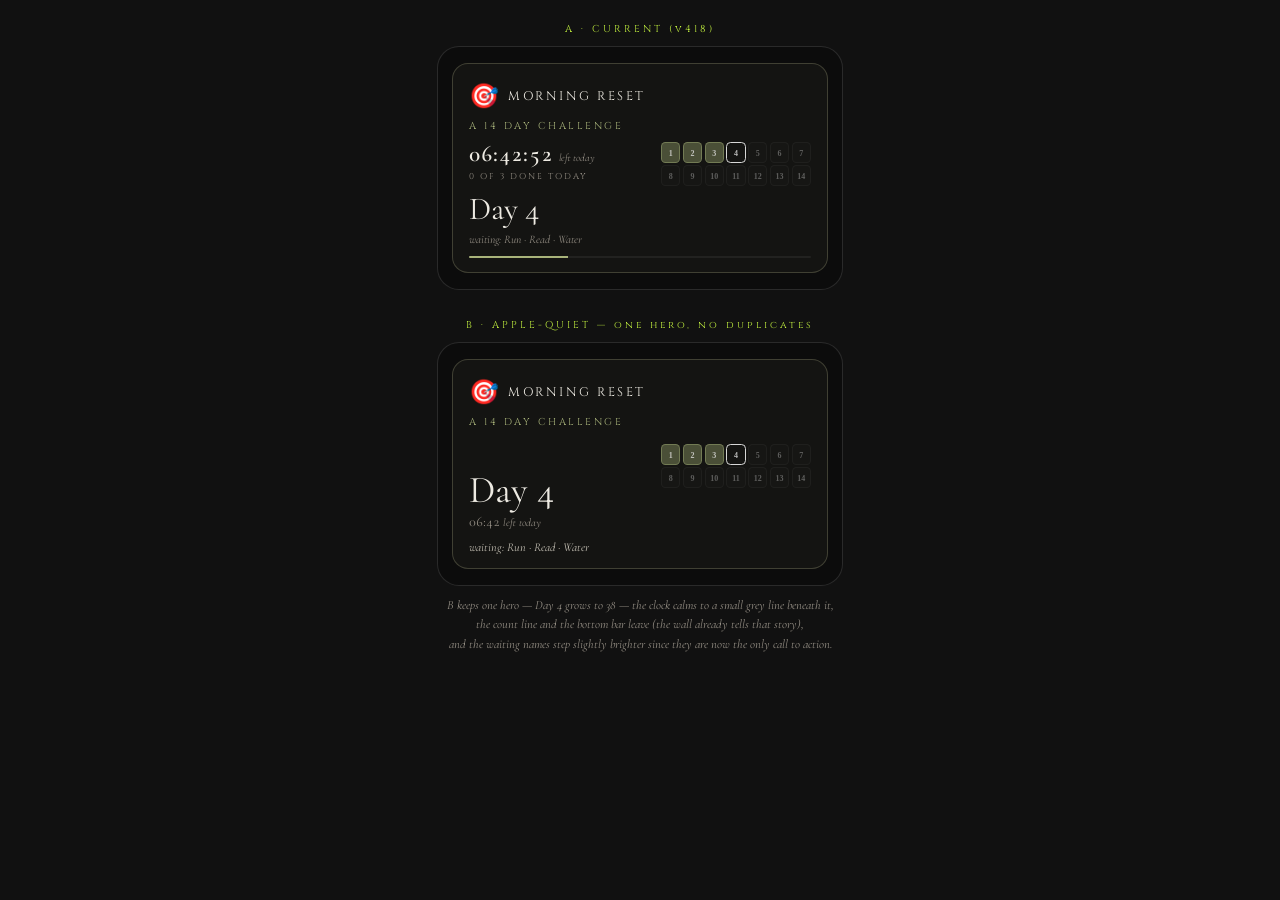
<file: doer-activecard-apple-mockup.html>
<!DOCTYPE html>
<html lang="en">
<head>
<meta charset="UTF-8"/>
<meta name="viewport" content="width=device-width,initial-scale=1"/>
<title>DOER · active card, apple-quiet</title>
<link href="https://fonts.googleapis.com/css2?family=Cormorant+Garamond:ital,wght@0,400;0,600;1,400&family=Cinzel:wght@400;700&display=swap" rel="stylesheet">
<style>
*{box-sizing:border-box}
body{margin:0 auto;background:#111;color:#EDEAE2;font-family:'Cormorant Garamond',Georgia,serif;max-width:430px;padding:22px 12px 60px}
.tag{font-family:'Cinzel',serif;font-size:10px;letter-spacing:3px;color:#C2F03F;margin:28px 0 10px;text-align:center}
.tag:first-child{margin-top:0}
.phone{background:#0c0c0c;border:1px solid rgba(255,255,255,0.12);border-radius:22px;padding:16px 14px}
.card{background:#141412;border:1px solid rgba(180,180,140,0.27);border-radius:16px;padding:18px 16px 14px;min-height:210px;display:flex;flex-direction:column;position:relative}
.row{display:flex;gap:14px;flex:1}
.left{flex:1;min-width:0;display:flex;flex-direction:column}
.nmrow{display:flex;align-items:center;gap:9px}
.ic{font-size:24px}
.nm{font-family:'Cinzel',serif;font-size:12.5px;letter-spacing:2.5px}
.dur{font-family:'Cinzel',serif;font-size:10px;letter-spacing:2.5px;color:#A8B37A;margin-top:8px}
.clockbig{font-size:23px;font-weight:600;letter-spacing:1px;margin-top:7px;font-variant-numeric:tabular-nums}
.clockbig i{font-style:italic;font-size:10.5px;color:#948E84;font-weight:400;letter-spacing:0;margin-left:6px}
.cnt{font-family:'Cinzel',serif;font-size:8.5px;letter-spacing:2px;color:#948E84;margin-top:3px}
.dayA{font-size:32px;font-weight:400;line-height:1.05;margin-top:auto}
.wait{font-style:italic;font-size:11.5px;color:#948E84;margin-top:6px;white-space:nowrap;overflow:hidden;text-overflow:ellipsis}
.bar{height:2px;background:rgba(255,255,255,0.06);border-radius:3px;overflow:hidden;margin-top:10px}
.bar i{display:block;height:100%;width:29%;background:#A8B37A}
.tiles{flex-shrink:0;width:150px;display:flex;flex-direction:column;justify-content:center;opacity:0.92}
.tg{display:grid;grid-template-columns:repeat(7,1fr);gap:2.5px}
.t{position:relative;height:21px;border-radius:4.5px;border:1px solid rgba(255,255,255,0.10);font-family:Georgia,serif;font-size:8px;font-weight:bold;color:rgba(255,255,255,0.75);text-align:center;line-height:21px}
.t.d{background:rgba(168,179,122,0.40);border-color:rgba(168,179,122,0.5)}
.t.today{border:1.5px solid rgba(255,255,255,0.9)}
.t.f{background:rgba(255,255,255,0.03);opacity:0.45}
/* apple-quiet variant */
.q .dayB{font-size:38px;font-weight:400;line-height:1;margin-top:auto}
.q .clocksm{font-size:14px;color:#948E84;margin-top:4px;font-variant-numeric:tabular-nums}
.q .clocksm i{font-style:italic;font-size:11px}
.q .wait2{font-style:italic;font-size:12px;color:#c9c4b8;margin-top:10px;white-space:nowrap;overflow:hidden;text-overflow:ellipsis}
.note{font-style:italic;font-size:12.5px;color:#948E84;margin-top:10px;text-align:center;line-height:1.55}
</style>
</head>
<body>

<div class="tag">A · CURRENT (v418)</div>
<div class="phone">
  <div class="card">
    <div class="row">
      <div class="left">
        <div class="nmrow"><span class="ic">🎯</span><span class="nm">MORNING RESET</span></div>
        <div class="dur">A 14 DAY CHALLENGE</div>
        <div class="clockbig">06:42:52<i>left today</i></div>
        <div class="cnt">0 OF 3 DONE TODAY</div>
        <div class="dayA">Day 4</div>
        <div class="wait">waiting: Run · Read · Water</div>
      </div>
      <div class="tiles"><div class="tg">
        <div class="t d">1</div><div class="t d">2</div><div class="t d">3</div><div class="t today">4</div><div class="t f">5</div><div class="t f">6</div><div class="t f">7</div>
        <div class="t f">8</div><div class="t f">9</div><div class="t f">10</div><div class="t f">11</div><div class="t f">12</div><div class="t f">13</div><div class="t f">14</div>
      </div></div>
    </div>
    <div class="bar"><i></i></div>
  </div>
</div>

<div class="tag">B · APPLE-QUIET — one hero, no duplicates</div>
<div class="phone">
  <div class="card q">
    <div class="row">
      <div class="left">
        <div class="nmrow"><span class="ic">🎯</span><span class="nm">MORNING RESET</span></div>
        <div class="dur">A 14 DAY CHALLENGE</div>
        <div class="dayB">Day 4</div>
        <div class="clocksm">06:42 <i>left today</i></div>
        <div class="wait2">waiting: Run · Read · Water</div>
      </div>
      <div class="tiles"><div class="tg">
        <div class="t d">1</div><div class="t d">2</div><div class="t d">3</div><div class="t today">4</div><div class="t f">5</div><div class="t f">6</div><div class="t f">7</div>
        <div class="t f">8</div><div class="t f">9</div><div class="t f">10</div><div class="t f">11</div><div class="t f">12</div><div class="t f">13</div><div class="t f">14</div>
      </div></div>
    </div>
  </div>
</div>

<div class="note">B keeps one hero — Day 4 grows to 38 — the clock calms to a small grey line beneath it,<br/>the count line and the bottom bar leave (the wall already tells that story),<br/>and the waiting names step slightly brighter since they are now the only call to action.</div>

</body>
</html>
</file>
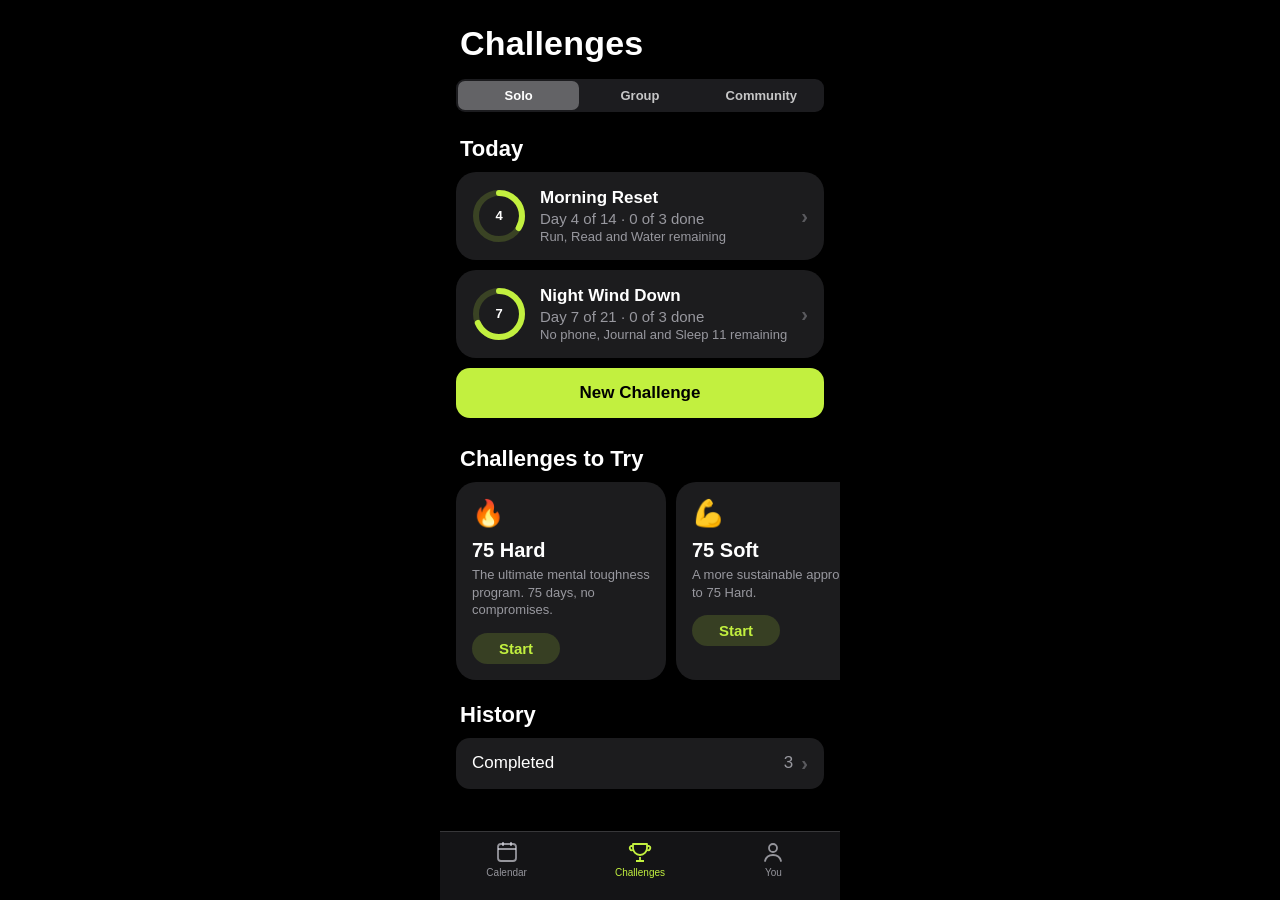
<file: doer-applestyle-mockup.html>
<!DOCTYPE html>
<html lang="en">
<head>
<meta charset="UTF-8"/>
<meta name="viewport" content="width=device-width,initial-scale=1"/>
<title>DOER · if Apple made it</title>
<style>
*{box-sizing:border-box;-webkit-font-smoothing:antialiased}
body{margin:0;background:#000;color:#fff;font-family:-apple-system,BlinkMacSystemFont,'SF Pro Text','Helvetica Neue',sans-serif;max-width:400px;margin:0 auto;padding:0 0 90px}
.lt{font-size:34px;font-weight:700;letter-spacing:0.2px;padding:24px 20px 6px}
.seg{margin:10px 16px 18px;background:rgba(118,118,128,0.24);border-radius:9px;padding:2px;display:flex}
.seg div{flex:1;text-align:center;padding:7px 0;font-size:13px;font-weight:600;color:rgba(255,255,255,0.75);border-radius:7px}
.seg .on{background:#636366;color:#fff}
.sh{font-size:22px;font-weight:700;padding:6px 20px 10px}
.card{background:#1C1C1E;border-radius:20px;margin:0 16px 10px;padding:16px;display:flex;align-items:center;gap:14px}
.ring{width:54px;height:54px;flex-shrink:0}
.meta{flex:1;min-width:0}
.t17{font-size:17px;font-weight:600;color:#fff}
.t15{font-size:15px;color:rgba(235,235,245,0.6);margin-top:2px}
.t13{font-size:13px;color:rgba(235,235,245,0.6);margin-top:2px}
.chev{color:rgba(235,235,245,0.3);font-size:20px;font-weight:600}
.newbtn{margin:6px 16px 22px;background:#C2F03F;color:#000;border-radius:14px;padding:15px;text-align:center;font-size:17px;font-weight:600}
.tryrow{display:flex;gap:10px;padding:0 16px;overflow-x:auto}
.tryc{flex:0 0 210px;background:#1C1C1E;border-radius:20px;padding:16px}
.tryc .big{font-size:20px;font-weight:700;margin-top:10px}
.tryc .sub{font-size:13px;color:rgba(235,235,245,0.6);margin-top:4px;line-height:1.35}
.tryc .join{margin-top:14px;background:rgba(194,240,63,0.16);color:#C2F03F;border-radius:20px;padding:7px 0;text-align:center;font-size:15px;font-weight:600;width:88px}
.cell{background:#1C1C1E;border-radius:14px;margin:0 16px;padding:14px 16px;display:flex;align-items:center}
.cell .n{font-size:17px;color:#fff}
.cell .v{margin-left:auto;font-size:17px;color:rgba(235,235,245,0.6);display:flex;align-items:center;gap:8px}
.tabbar{position:fixed;bottom:0;left:50%;transform:translateX(-50%);width:100%;max-width:400px;background:rgba(22,22,24,0.94);backdrop-filter:blur(20px);border-top:0.5px solid rgba(255,255,255,0.15);display:flex;padding:8px 0 22px}
.tab{flex:1;text-align:center;color:rgba(235,235,245,0.6);font-size:10px;font-weight:500}
.tab svg{display:block;margin:0 auto 3px}
.tab.on{color:#C2F03F}
</style>
</head>
<body>

<div class="lt">Challenges</div>

<div class="seg"><div class="on">Solo</div><div>Group</div><div>Community</div></div>

<div class="sh">Today</div>

<div class="card">
  <svg class="ring" viewBox="0 0 54 54">
    <circle cx="27" cy="27" r="23" fill="none" stroke="rgba(194,240,63,0.18)" stroke-width="6"/>
    <circle cx="27" cy="27" r="23" fill="none" stroke="#C2F03F" stroke-width="6" stroke-linecap="round" stroke-dasharray="144.5" stroke-dashoffset="96" transform="rotate(-90 27 27)"/>
    <text x="27" y="31" text-anchor="middle" font-size="13" font-weight="700" fill="#fff">4</text>
  </svg>
  <div class="meta">
    <div class="t17">Morning Reset</div>
    <div class="t15">Day 4 of 14 · 0 of 3 done</div>
    <div class="t13">Run, Read and Water remaining</div>
  </div>
  <div class="chev">›</div>
</div>

<div class="card">
  <svg class="ring" viewBox="0 0 54 54">
    <circle cx="27" cy="27" r="23" fill="none" stroke="rgba(194,240,63,0.18)" stroke-width="6"/>
    <circle cx="27" cy="27" r="23" fill="none" stroke="#C2F03F" stroke-width="6" stroke-linecap="round" stroke-dasharray="144.5" stroke-dashoffset="46" transform="rotate(-90 27 27)"/>
    <text x="27" y="31" text-anchor="middle" font-size="13" font-weight="700" fill="#fff">7</text>
  </svg>
  <div class="meta">
    <div class="t17">Night Wind Down</div>
    <div class="t15">Day 7 of 21 · 0 of 3 done</div>
    <div class="t13">No phone, Journal and Sleep 11 remaining</div>
  </div>
  <div class="chev">›</div>
</div>

<div class="newbtn">New Challenge</div>

<div class="sh">Challenges to Try</div>
<div class="tryrow">
  <div class="tryc">
    <div style="font-size:26px">🔥</div>
    <div class="big">75 Hard</div>
    <div class="sub">The ultimate mental toughness program. 75 days, no compromises.</div>
    <div class="join">Start</div>
  </div>
  <div class="tryc">
    <div style="font-size:26px">💪</div>
    <div class="big">75 Soft</div>
    <div class="sub">A more sustainable approach to 75 Hard.</div>
    <div class="join">Start</div>
  </div>
</div>

<div class="sh" style="padding-top:22px">History</div>
<div class="cell"><div class="n">Completed</div><div class="v">3 <span class="chev">›</span></div></div>

<div class="tabbar">
  <div class="tab"><svg width="24" height="24" viewBox="0 0 24 24" fill="none"><rect x="3" y="4" width="18" height="17" rx="3" stroke="currentColor" stroke-width="1.8"/><path d="M3 9h18M8 2v4M16 2v4" stroke="currentColor" stroke-width="1.8"/></svg>Calendar</div>
  <div class="tab on"><svg width="24" height="24" viewBox="0 0 24 24" fill="none"><path d="M8 21h8M12 17v4M5 4h14v4a7 7 0 0 1-14 0V4Z" stroke="currentColor" stroke-width="1.8" stroke-linejoin="round"/><path d="M5 6H3a2 2 0 0 0 2 4M19 6h2a2 2 0 0 1-2 4" stroke="currentColor" stroke-width="1.8"/></svg>Challenges</div>
  <div class="tab"><svg width="24" height="24" viewBox="0 0 24 24" fill="none"><circle cx="12" cy="8" r="4" stroke="currentColor" stroke-width="1.8"/><path d="M4 21c1-4 4-6 8-6s7 2 8 6" stroke="currentColor" stroke-width="1.8" stroke-linecap="round"/></svg>You</div>
</div>

</body>
</html>
</file>
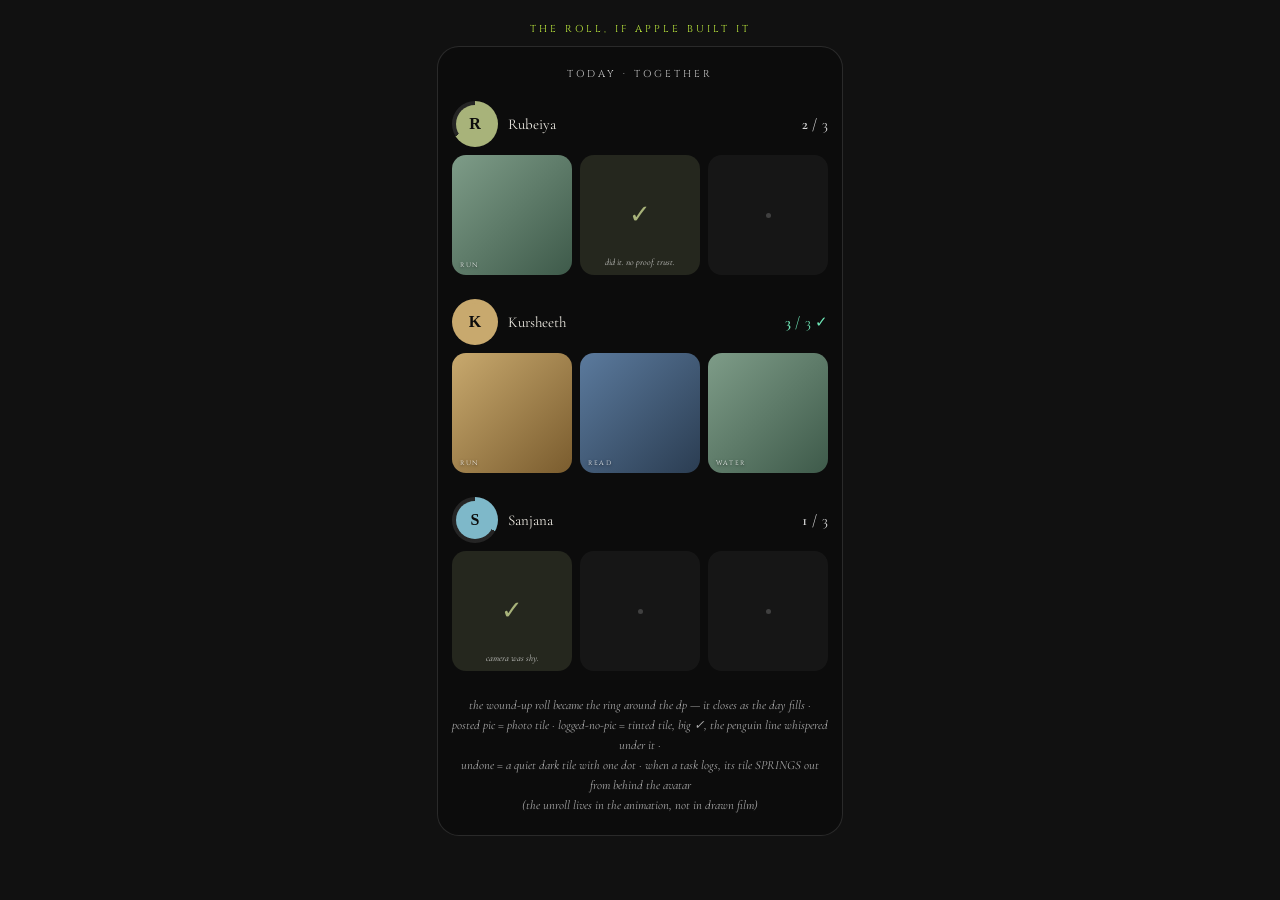
<file: doer-filmroll-apple.html>
<!DOCTYPE html>
<html lang="en">
<head>
<meta charset="UTF-8"/>
<meta name="viewport" content="width=device-width,initial-scale=1"/>
<title>DOER · the roll, as Apple would build it</title>
<link href="https://fonts.googleapis.com/css2?family=Cormorant+Garamond:ital,wght@0,400;0,600;1,400;1,600&family=Cinzel:wght@400;700&display=swap" rel="stylesheet">
<style>
*{box-sizing:border-box}
body{margin:0 auto;background:#111;color:#EDEAE2;font-family:'Cormorant Garamond',Georgia,serif;max-width:430px;padding:22px 12px 60px}
.tag{font-family:'Cinzel',serif;font-size:10px;letter-spacing:3px;color:#C2F03F;margin:30px 0 10px;text-align:center}
.tag:first-child{margin-top:0}
.phone{background:#0c0c0c;border:1px solid rgba(255,255,255,0.12);border-radius:22px;padding:20px 14px}
.eyebrow{font-family:'Cinzel',serif;font-size:10px;letter-spacing:3px;color:rgba(255,255,255,0.78);text-align:center;margin-bottom:20px}
.member{margin-bottom:24px}
.mhead{display:flex;align-items:center;gap:10px;margin-bottom:8px}
.avwrap{position:relative;width:46px;height:46px;flex-shrink:0}
.ringbg{position:absolute;inset:0;border-radius:50%}
.av{position:absolute;inset:4px;border-radius:50%;display:flex;align-items:center;justify-content:center;font-family:Georgia,serif;font-weight:bold;font-size:16px;color:#0c0c0c}
.a1{background:#A8B37A}.a2{background:#c8a96e}.a3{background:#7eb8c9}
.nm{font-size:15px;color:#EDEAE2}
.cnt{margin-left:auto;font-variant-numeric:tabular-nums;font-size:15px;color:rgba(255,255,255,0.85)}
.cnt b{font-weight:600}
.cnt.won{color:#6ee7b7}
.tiles{display:flex;gap:8px}
.tile{flex:1;aspect-ratio:1;border-radius:14px;overflow:hidden;position:relative;display:flex;align-items:center;justify-content:center}
.tile .ph{position:absolute;inset:0}
.p1{background:linear-gradient(135deg,#7E9C88,#3E5A4A)}
.p2{background:linear-gradient(135deg,#c8a96e,#7a5c2e)}
.p3{background:linear-gradient(135deg,#5B7A9D,#2b3d52)}
.tile .cap{position:absolute;left:8px;bottom:6px;font-family:'Cinzel',serif;font-size:6.5px;letter-spacing:1.5px;color:rgba(255,255,255,0.9);text-shadow:0 1px 3px rgba(0,0,0,0.7)}
.tile.done{background:rgba(168,179,122,0.16)}
.tile.done .mark{font-size:26px;color:#A8B37A;line-height:1}
.tile.done .sub{position:absolute;left:0;right:0;bottom:7px;text-align:center;font-style:italic;font-size:9px;color:rgba(255,255,255,0.78)}
.tile.empty{background:rgba(255,255,255,0.045)}
.tile.empty .dot{width:5px;height:5px;border-radius:50%;background:rgba(255,255,255,0.18)}
.note{font-style:italic;font-size:12.5px;color:#aaa;margin-top:10px;text-align:center;line-height:1.6}
</style>
</head>
<body>

<div class="tag">THE ROLL, IF APPLE BUILT IT</div>
<div class="phone">
  <div class="eyebrow">TODAY · TOGETHER</div>

  <div class="member">
    <div class="mhead">
      <div class="avwrap"><div class="ringbg" style="background:conic-gradient(#A8B37A 0 66%, rgba(255,255,255,0.1) 66% 100%)"></div><div class="av a1">R</div></div>
      <div class="nm">Rubeiya</div><div class="cnt"><b>2</b> / 3</div>
    </div>
    <div class="tiles">
      <div class="tile"><div class="ph p1"></div><div class="cap">RUN</div></div>
      <div class="tile done"><div class="mark">✓</div><div class="sub">did it. no proof. trust.</div></div>
      <div class="tile empty"><div class="dot"></div></div>
    </div>
  </div>

  <div class="member">
    <div class="mhead">
      <div class="avwrap"><div class="ringbg" style="background:conic-gradient(#c8a96e 0 100%)"></div><div class="av a2">K</div></div>
      <div class="nm">Kursheeth</div><div class="cnt won"><b>3</b> / 3 ✓</div>
    </div>
    <div class="tiles">
      <div class="tile"><div class="ph p2"></div><div class="cap">RUN</div></div>
      <div class="tile"><div class="ph p3"></div><div class="cap">READ</div></div>
      <div class="tile"><div class="ph p1"></div><div class="cap">WATER</div></div>
    </div>
  </div>

  <div class="member">
    <div class="mhead">
      <div class="avwrap"><div class="ringbg" style="background:conic-gradient(#7eb8c9 0 33%, rgba(255,255,255,0.1) 33% 100%)"></div><div class="av a3">S</div></div>
      <div class="nm">Sanjana</div><div class="cnt"><b>1</b> / 3</div>
    </div>
    <div class="tiles">
      <div class="tile done"><div class="mark">✓</div><div class="sub">camera was shy.</div></div>
      <div class="tile empty"><div class="dot"></div></div>
      <div class="tile empty"><div class="dot"></div></div>
    </div>
  </div>

  <div class="note">the wound-up roll became the ring around the dp — it closes as the day fills ·<br/>posted pic = photo tile · logged-no-pic = tinted tile, big ✓, the penguin line whispered under it ·<br/>undone = a quiet dark tile with one dot · when a task logs, its tile SPRINGS out from behind the avatar<br/>(the unroll lives in the animation, not in drawn film)</div>

</div>

</body>
</html>
</file>
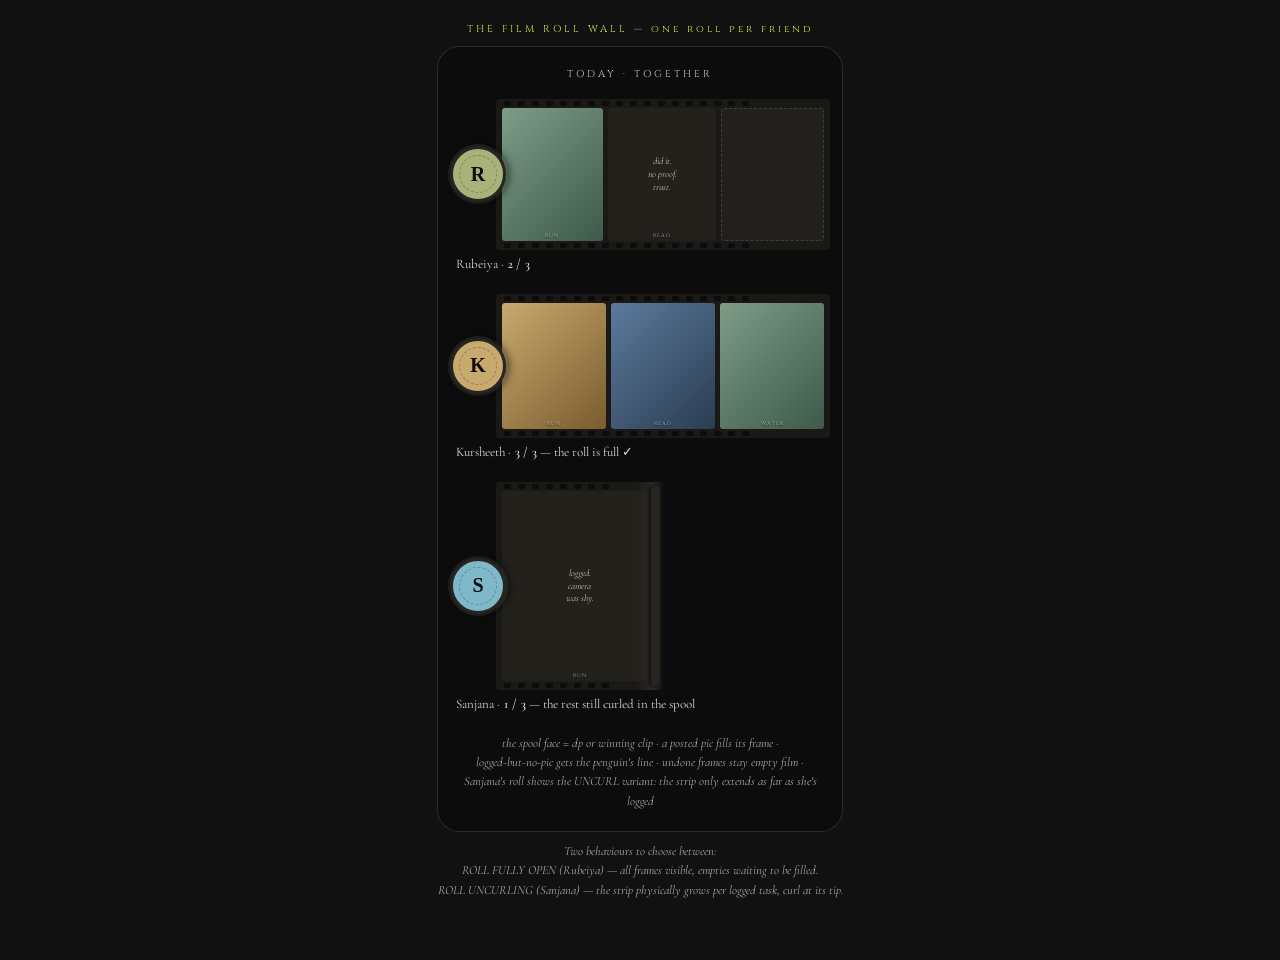
<file: doer-filmroll-mockup.html>
<!DOCTYPE html>
<html lang="en">
<head>
<meta charset="UTF-8"/>
<meta name="viewport" content="width=device-width,initial-scale=1"/>
<title>DOER · the film roll wall</title>
<link href="https://fonts.googleapis.com/css2?family=Cormorant+Garamond:ital,wght@0,400;0,600;1,400;1,600&family=Cinzel:wght@400;700&display=swap" rel="stylesheet">
<style>
*{box-sizing:border-box}
body{margin:0 auto;background:#111;color:#EDEAE2;font-family:'Cormorant Garamond',Georgia,serif;max-width:430px;padding:22px 12px 60px}
.tag{font-family:'Cinzel',serif;font-size:10px;letter-spacing:3px;color:#C2F03F;margin:30px 0 10px;text-align:center}
.tag:first-child{margin-top:0}
.phone{background:#0c0c0c;border:1px solid rgba(255,255,255,0.12);border-radius:22px;padding:20px 12px}
.eyebrow{font-family:'Cinzel',serif;font-size:10px;letter-spacing:3px;color:rgba(255,255,255,0.78);text-align:center;margin-bottom:18px}
.member{margin-bottom:22px}
.mrow{display:flex;align-items:center;gap:0}
/* the spool */
.spool{width:56px;height:56px;border-radius:50%;flex-shrink:0;position:relative;z-index:3;border:3px solid #26251f;box-shadow:0 0 0 2px rgba(255,255,255,0.08), 3px 0 8px rgba(0,0,0,0.6);display:flex;align-items:center;justify-content:center;font-family:Georgia,serif;font-weight:bold;font-size:20px;color:#0c0c0c;background-size:cover;background-position:center}
.s1{background-color:#A8B37A}.s2{background-color:#c8a96e}.s3{background-color:#7eb8c9}
.spool .ring{position:absolute;inset:6px;border-radius:50%;border:1.5px dashed rgba(0,0,0,0.25)}
/* the film strip */
.film{flex:1;margin-left:-10px;background:#1a1915;border-radius:4px;padding:9px 6px;position:relative;overflow:hidden;z-index:1}
.holes{position:absolute;left:0;right:0;height:5px;display:flex;gap:7px;padding:0 8px}
.holes.top{top:2px}.holes.bot{bottom:2px}
.holes i{width:7px;height:5px;background:#0c0c0c;border-radius:1.5px;flex-shrink:0}
.frames{display:flex;gap:5px;position:relative}
.frame{flex:1;aspect-ratio:0.82;border-radius:3px;overflow:hidden;position:relative;background:#11100;display:flex;align-items:center;justify-content:center;text-align:center}
.frame img{width:100%;height:100%;object-fit:cover;display:block}
.frame.empty{background:rgba(255,255,255,0.03);border:1px dashed rgba(255,255,255,0.14)}
.frame.msg{background:#22211c;padding:4px}
.frame.msg span{font-style:italic;font-size:9.5px;color:#c9c4b8;line-height:1.35}
.cap{position:absolute;bottom:2px;left:0;right:0;font-family:'Cinzel',serif;font-size:5px;letter-spacing:1px;color:rgba(255,255,255,0.7);text-shadow:0 1px 2px #000}
.mname{font-size:13px;color:rgba(255,255,255,0.85);margin:6px 0 0 6px}
.mname b{font-weight:600;font-variant-numeric:tabular-nums;color:rgba(255,255,255,0.85)}
/* curled end variant */
.curl{position:absolute;right:0;top:0;bottom:0;width:26px;background:linear-gradient(270deg,#111 0%, #2b2a24 40%, rgba(43,42,36,0) 100%);border-radius:0 4px 4px 0}
.curl:before{content:"";position:absolute;right:3px;top:4px;bottom:4px;width:9px;border-radius:5px;background:#26251f;box-shadow:-2px 0 4px rgba(0,0,0,0.6)}
/* photo stand-ins */
.p1{background:linear-gradient(135deg,#7E9C88,#3E5A4A)}
.p2{background:linear-gradient(135deg,#c8a96e,#7a5c2e)}
.p3{background:linear-gradient(135deg,#5B7A9D,#2b3d52)}
.pic{width:100%;height:100%;display:flex;align-items:flex-end;justify-content:center}
.note{font-style:italic;font-size:12.5px;color:#aaa;margin-top:10px;text-align:center;line-height:1.55}
</style>
</head>
<body>

<div class="tag">THE FILM ROLL WALL — one roll per friend</div>
<div class="phone">
  <div class="eyebrow">TODAY · TOGETHER</div>

  <div class="member">
    <div class="mrow">
      <div class="spool s1"><div class="ring"></div>R</div>
      <div class="film">
        <div class="holes top"><i></i><i></i><i></i><i></i><i></i><i></i><i></i><i></i><i></i><i></i><i></i><i></i><i></i><i></i><i></i><i></i><i></i><i></i></div>
        <div class="frames">
          <div class="frame"><div class="pic p1"></div><div class="cap">RUN</div></div>
          <div class="frame msg"><span>did it.<br/>no proof.<br/>trust.</span><div class="cap">READ</div></div>
          <div class="frame empty"></div>
        </div>
        <div class="holes bot"><i></i><i></i><i></i><i></i><i></i><i></i><i></i><i></i><i></i><i></i><i></i><i></i><i></i><i></i><i></i><i></i><i></i><i></i></div>
      </div>
    </div>
    <div class="mname">Rubeiya · <b>2 / 3</b></div>
  </div>

  <div class="member">
    <div class="mrow">
      <div class="spool s2"><div class="ring"></div>K</div>
      <div class="film">
        <div class="holes top"><i></i><i></i><i></i><i></i><i></i><i></i><i></i><i></i><i></i><i></i><i></i><i></i><i></i><i></i><i></i><i></i><i></i><i></i></div>
        <div class="frames">
          <div class="frame"><div class="pic p2"></div><div class="cap">RUN</div></div>
          <div class="frame"><div class="pic p3"></div><div class="cap">READ</div></div>
          <div class="frame"><div class="pic p1"></div><div class="cap">WATER</div></div>
        </div>
        <div class="holes bot"><i></i><i></i><i></i><i></i><i></i><i></i><i></i><i></i><i></i><i></i><i></i><i></i><i></i><i></i><i></i><i></i><i></i><i></i></div>
      </div>
    </div>
    <div class="mname">Kursheeth · <b>3 / 3</b> — the roll is full ✓</div>
  </div>

  <div class="member">
    <div class="mrow">
      <div class="spool s3"><div class="ring"></div>S</div>
      <div class="film" style="max-width:44%">
        <div class="holes top"><i></i><i></i><i></i><i></i><i></i><i></i><i></i><i></i></div>
        <div class="frames">
          <div class="frame msg"><span>logged.<br/>camera<br/>was shy.</span><div class="cap">RUN</div></div>
        </div>
        <div class="holes bot"><i></i><i></i><i></i><i></i><i></i><i></i><i></i><i></i></div>
        <div class="curl"></div>
      </div>
    </div>
    <div class="mname">Sanjana · <b>1 / 3</b> — the rest still curled in the spool</div>
  </div>

  <div class="note">the spool face = dp or winning clip · a posted pic fills its frame ·<br/>logged-but-no-pic gets the penguin's line · undone frames stay empty film ·<br/>Sanjana's roll shows the UNCURL variant: the strip only extends as far as she's logged</div>
</div>

<div class="note">Two behaviours to choose between:<br/>ROLL FULLY OPEN (Rubeiya) — all frames visible, empties waiting to be filled.<br/>ROLL UNCURLING (Sanjana) — the strip physically grows per logged task, curl at its tip.</div>

</body>
</html>
</file>
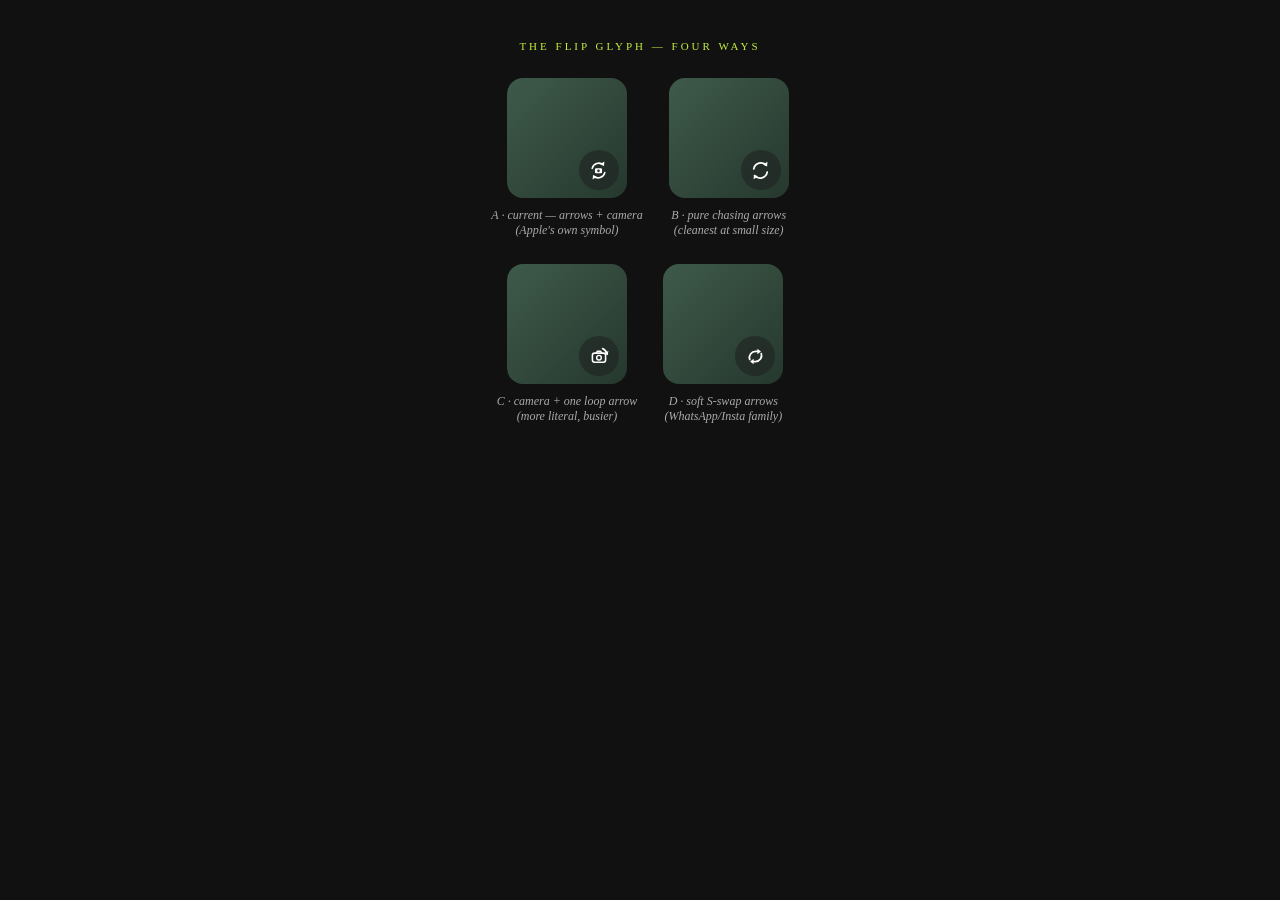
<file: doer-flipglyph-mockup.html>
<!DOCTYPE html>
<html lang="en">
<head>
<meta charset="UTF-8"/>
<meta name="viewport" content="width=device-width,initial-scale=1"/>
<title>DOER · flip glyph options</title>
<style>
*{box-sizing:border-box}
body{margin:0 auto;background:#111;color:#EDEAE2;font-family:Georgia,serif;max-width:430px;padding:40px 16px 60px;text-align:center}
h4{font-size:11px;letter-spacing:3px;color:#C2F03F;font-weight:normal;margin:0 0 26px}
.row{display:flex;justify-content:center;gap:26px;flex-wrap:wrap}
.opt{display:flex;flex-direction:column;align-items:center;gap:10px}
.vf{width:120px;height:120px;border-radius:16px;background:linear-gradient(135deg,#3E5A4A,#26382e);position:relative}
.btn{position:absolute;right:8px;bottom:8px;width:40px;height:40px;border-radius:50%;background:rgba(28,28,30,0.5);backdrop-filter:blur(12px);display:flex;align-items:center;justify-content:center}
.lbl{font-size:12px;font-style:italic;color:#aaa}
</style>
</head>
<body>
<h4>THE FLIP GLYPH — FOUR WAYS</h4>
<div class="row">

<div class="opt"><div class="vf"><div class="btn">
<svg width="21" height="21" viewBox="0 0 20 20"><path d="M4 8 A6.5 6.5 0 0 1 14.6 4.6" fill="none" stroke="#fff" stroke-width="1.5" stroke-linecap="round"/><path d="M15.6 1.5 L15.2 5.5 L11.6 4.1 Z" fill="#fff"/><path d="M16 12 A6.5 6.5 0 0 1 5.4 15.4" fill="none" stroke="#fff" stroke-width="1.5" stroke-linecap="round"/><path d="M4.4 18.5 L4.8 14.5 L8.4 15.9 Z" fill="#fff"/><rect x="6.6" y="7.9" width="6.8" height="4.8" rx="1.3" fill="#fff"/><circle cx="10" cy="10.3" r="1.25" fill="rgba(28,28,30,0.9)"/></svg>
</div></div><div class="lbl">A · current — arrows + camera<br/>(Apple's own symbol)</div></div>

<div class="opt"><div class="vf"><div class="btn">
<svg width="21" height="21" viewBox="0 0 20 20"><path d="M3.6 8.4 A7 7 0 0 1 15.6 5" fill="none" stroke="#fff" stroke-width="1.7" stroke-linecap="round"/><path d="M16.6 1.7 L16.2 6 L12.3 4.6 Z" fill="#fff"/><path d="M16.4 11.6 A7 7 0 0 1 4.4 15" fill="none" stroke="#fff" stroke-width="1.7" stroke-linecap="round"/><path d="M3.4 18.3 L3.8 14 L7.7 15.4 Z" fill="#fff"/></svg>
</div></div><div class="lbl">B · pure chasing arrows<br/>(cleanest at small size)</div></div>

<div class="opt"><div class="vf"><div class="btn">
<svg width="22" height="22" viewBox="0 0 20 20"><rect x="4" y="7.4" width="12" height="8.2" rx="2" fill="none" stroke="#fff" stroke-width="1.4"/><path d="M7.4 7.4 L8.6 5.6 L11.4 5.6 L12.6 7.4" fill="none" stroke="#fff" stroke-width="1.4" stroke-linejoin="round"/><circle cx="10" cy="11.5" r="2.1" fill="none" stroke="#fff" stroke-width="1.3"/><path d="M13.2 3.2 A8.5 8.5 0 0 1 17.6 8.4" fill="none" stroke="#fff" stroke-width="1.4" stroke-linecap="round"/><path d="M18.6 5.4 L17.8 9.2 L14.6 7.4 Z" fill="#fff"/></svg>
</div></div><div class="lbl">C · camera + one loop arrow<br/>(more literal, busier)</div></div>

<div class="opt"><div class="vf"><div class="btn">
<svg width="21" height="21" viewBox="0 0 20 20"><path d="M4.5 12.8 A5.8 5.8 0 0 1 10 5.2 L12.5 5.2" fill="none" stroke="#fff" stroke-width="1.7" stroke-linecap="round"/><path d="M11.8 2.6 L15.2 5.2 L11.8 7.8 Z" fill="#fff"/><path d="M15.5 7.2 A5.8 5.8 0 0 1 10 14.8 L7.5 14.8" fill="none" stroke="#fff" stroke-width="1.7" stroke-linecap="round"/><path d="M8.2 12.2 L4.8 14.8 L8.2 17.4 Z" fill="#fff"/></svg>
</div></div><div class="lbl">D · soft S-swap arrows<br/>(WhatsApp/Insta family)</div></div>

</div>
</body>
</html>
</file>
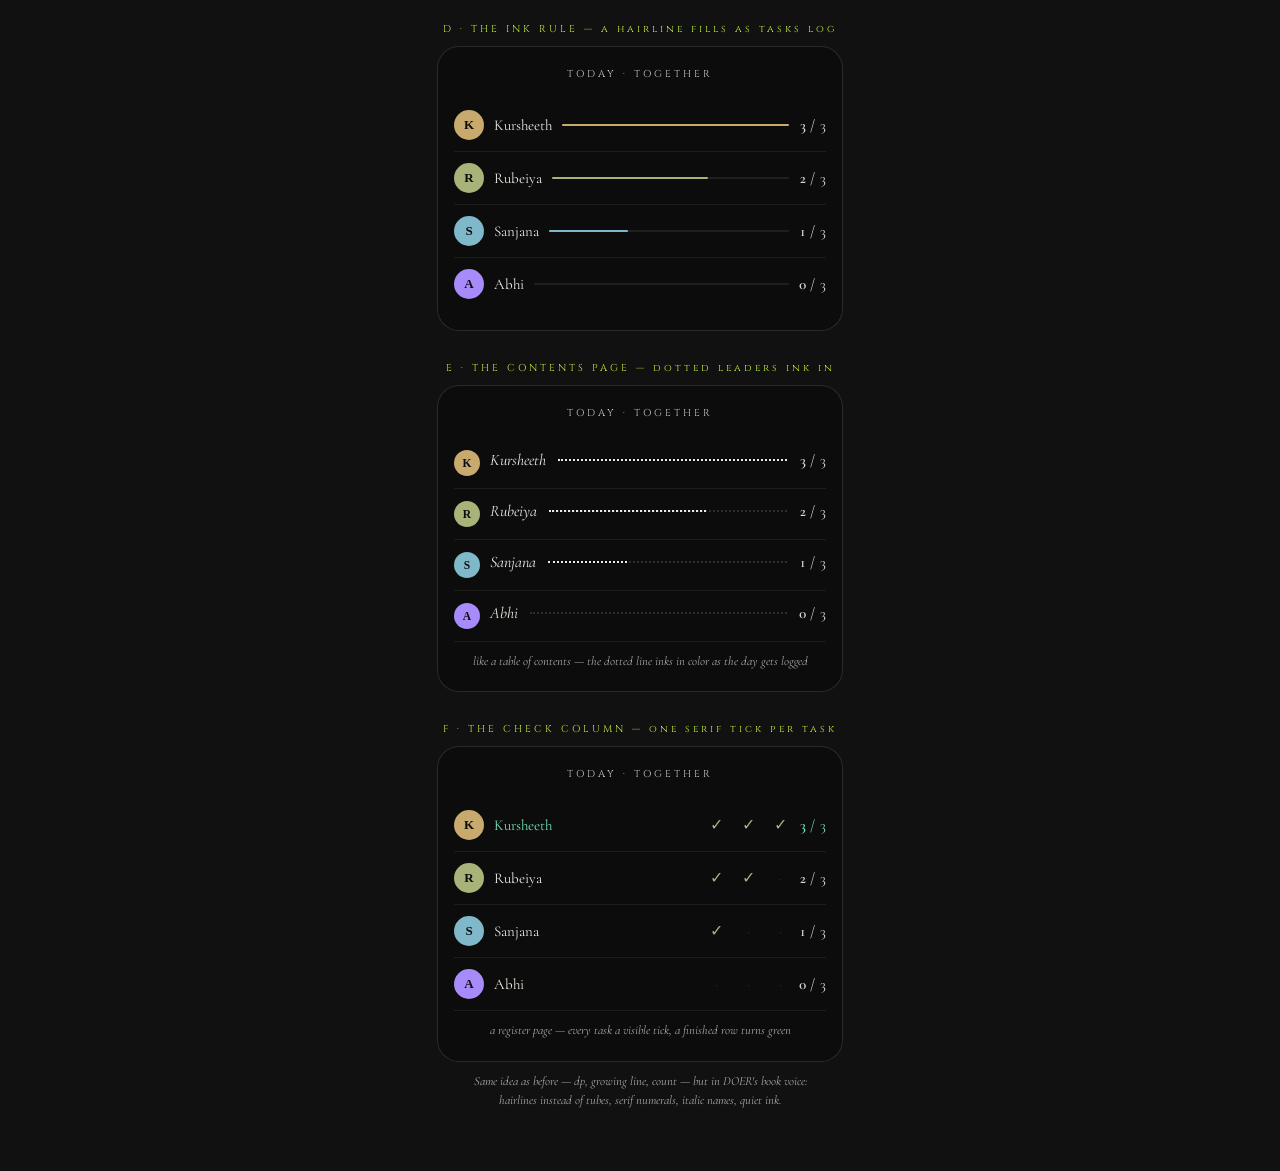
<file: doer-groupledger-editorial.html>
<!DOCTYPE html>
<html lang="en">
<head>
<meta charset="UTF-8"/>
<meta name="viewport" content="width=device-width,initial-scale=1"/>
<title>DOER · the group register, editorial</title>
<link href="https://fonts.googleapis.com/css2?family=Cormorant+Garamond:ital,wght@0,400;0,600;1,400;1,600&family=Cinzel:wght@400;700&display=swap" rel="stylesheet">
<style>
*{box-sizing:border-box}
body{margin:0 auto;background:#111;color:#EDEAE2;font-family:'Cormorant Garamond',Georgia,serif;max-width:430px;padding:22px 12px 60px}
.tag{font-family:'Cinzel',serif;font-size:10px;letter-spacing:3px;color:#C2F03F;margin:30px 0 10px;text-align:center}
.tag:first-child{margin-top:0}
.phone{background:#0c0c0c;border:1px solid rgba(255,255,255,0.12);border-radius:22px;padding:20px 16px}
.eyebrow{font-family:'Cinzel',serif;font-size:10px;letter-spacing:3px;color:rgba(255,255,255,0.78);text-align:center;margin-bottom:18px}
.dp{width:30px;height:30px;border-radius:50%;flex-shrink:0;display:flex;align-items:center;justify-content:center;font-family:Georgia,serif;font-weight:bold;font-size:13px;color:#0c0c0c}
.d1{background:#A8B37A}.d2{background:#c8a96e}.d3{background:#7eb8c9}.d4{background:#a78bfa}
.nm{font-size:15px;color:#EDEAE2}
.num{font-variant-numeric:tabular-nums;font-size:15px;color:rgba(255,255,255,0.85)}
.num b{font-weight:600}
/* D · the ink rule: hairline that fills with ink */
.drow{display:flex;align-items:center;gap:10px;padding:11px 0;border-bottom:1px solid rgba(255,255,255,0.07)}
.drow:last-child{border-bottom:none}
.rule{flex:1;height:2px;background:rgba(255,255,255,0.08);position:relative;border-radius:1px}
.rule i{position:absolute;left:0;top:0;bottom:0;border-radius:1px}
/* E · dotted leaders like a table of contents */
.erow{display:flex;align-items:baseline;gap:10px;padding:12px 0;border-bottom:1px solid rgba(255,255,255,0.07)}
.erow:last-child{border-bottom:none}
.edp{width:26px;height:26px;font-size:11.5px;align-self:center}
.enm{font-size:16px;font-style:italic}
.lead{flex:1;border-bottom:2px dotted rgba(255,255,255,0.14);margin:0 2px;position:relative;top:-4px}
.lead i{position:absolute;left:0;bottom:-2px;border-bottom:2px dotted;width:0}
.l1{border-color:#A8B37A}.l2{border-color:#c8a96e}.l3{border-color:#7eb8c9}
/* F · check column: serif ticks per task */
.frow{display:flex;align-items:center;gap:10px;padding:11px 0;border-bottom:1px solid rgba(255,255,255,0.07)}
.frow:last-child{border-bottom:none}
.ticks{flex:1;display:flex;gap:14px;justify-content:flex-end;font-size:16px}
.tick{width:18px;text-align:center}
.on{color:#A8B37A}.off{color:rgba(255,255,255,0.15)}
.won .nm,.won .num{color:#6ee7b7}
.note{font-style:italic;font-size:12.5px;color:#aaa;margin-top:10px;text-align:center;line-height:1.55}
</style>
</head>
<body>

<div class="tag">D · THE INK RULE — a hairline fills as tasks log</div>
<div class="phone">
  <div class="eyebrow">TODAY · TOGETHER</div>
  <div class="drow"><div class="dp d2">K</div><div class="nm">Kursheeth</div><div class="rule"><i style="width:100%;background:#c8a96e"></i></div><div class="num"><b>3</b> / 3</div></div>
  <div class="drow"><div class="dp d1">R</div><div class="nm">Rubeiya</div><div class="rule"><i style="width:66%;background:#A8B37A"></i></div><div class="num"><b>2</b> / 3</div></div>
  <div class="drow"><div class="dp d3">S</div><div class="nm">Sanjana</div><div class="rule"><i style="width:33%;background:#7eb8c9"></i></div><div class="num"><b>1</b> / 3</div></div>
  <div class="drow"><div class="dp d4">A</div><div class="nm">Abhi</div><div class="rule"></div><div class="num"><b>0</b> / 3</div></div>
</div>

<div class="tag">E · THE CONTENTS PAGE — dotted leaders ink in</div>
<div class="phone">
  <div class="eyebrow">TODAY · TOGETHER</div>
  <div class="erow"><div class="dp edp d2">K</div><div class="enm">Kursheeth</div><div class="lead"><i class="l2" style="width:100%"></i></div><div class="num"><b>3</b> / 3</div></div>
  <div class="erow"><div class="dp edp d1">R</div><div class="enm">Rubeiya</div><div class="lead"><i class="l1" style="width:66%"></i></div><div class="num"><b>2</b> / 3</div></div>
  <div class="erow"><div class="dp edp d3">S</div><div class="enm">Sanjana</div><div class="lead"><i class="l3" style="width:33%"></i></div><div class="num"><b>1</b> / 3</div></div>
  <div class="erow"><div class="dp edp d4">A</div><div class="enm">Abhi</div><div class="lead"></div><div class="num"><b>0</b> / 3</div></div>
  <div class="note">like a table of contents — the dotted line inks in color as the day gets logged</div>
</div>

<div class="tag">F · THE CHECK COLUMN — one serif tick per task</div>
<div class="phone">
  <div class="eyebrow">TODAY · TOGETHER</div>
  <div class="frow won"><div class="dp d2">K</div><div class="nm">Kursheeth</div><div class="ticks"><span class="tick on">✓</span><span class="tick on">✓</span><span class="tick on">✓</span></div><div class="num"><b>3</b> / 3</div></div>
  <div class="frow"><div class="dp d1">R</div><div class="nm">Rubeiya</div><div class="ticks"><span class="tick on">✓</span><span class="tick on">✓</span><span class="tick off">·</span></div><div class="num"><b>2</b> / 3</div></div>
  <div class="frow"><div class="dp d3">S</div><div class="nm">Sanjana</div><div class="ticks"><span class="tick on">✓</span><span class="tick off">·</span><span class="tick off">·</span></div><div class="num"><b>1</b> / 3</div></div>
  <div class="frow"><div class="dp d4">A</div><div class="nm">Abhi</div><div class="ticks"><span class="tick off">·</span><span class="tick off">·</span><span class="tick off">·</span></div><div class="num"><b>0</b> / 3</div></div>
  <div class="note">a register page — every task a visible tick, a finished row turns green</div>
</div>

<div class="note">Same idea as before — dp, growing line, count — but in DOER's book voice:<br/>hairlines instead of tubes, serif numerals, italic names, quiet ink.</div>

</body>
</html>
</file>
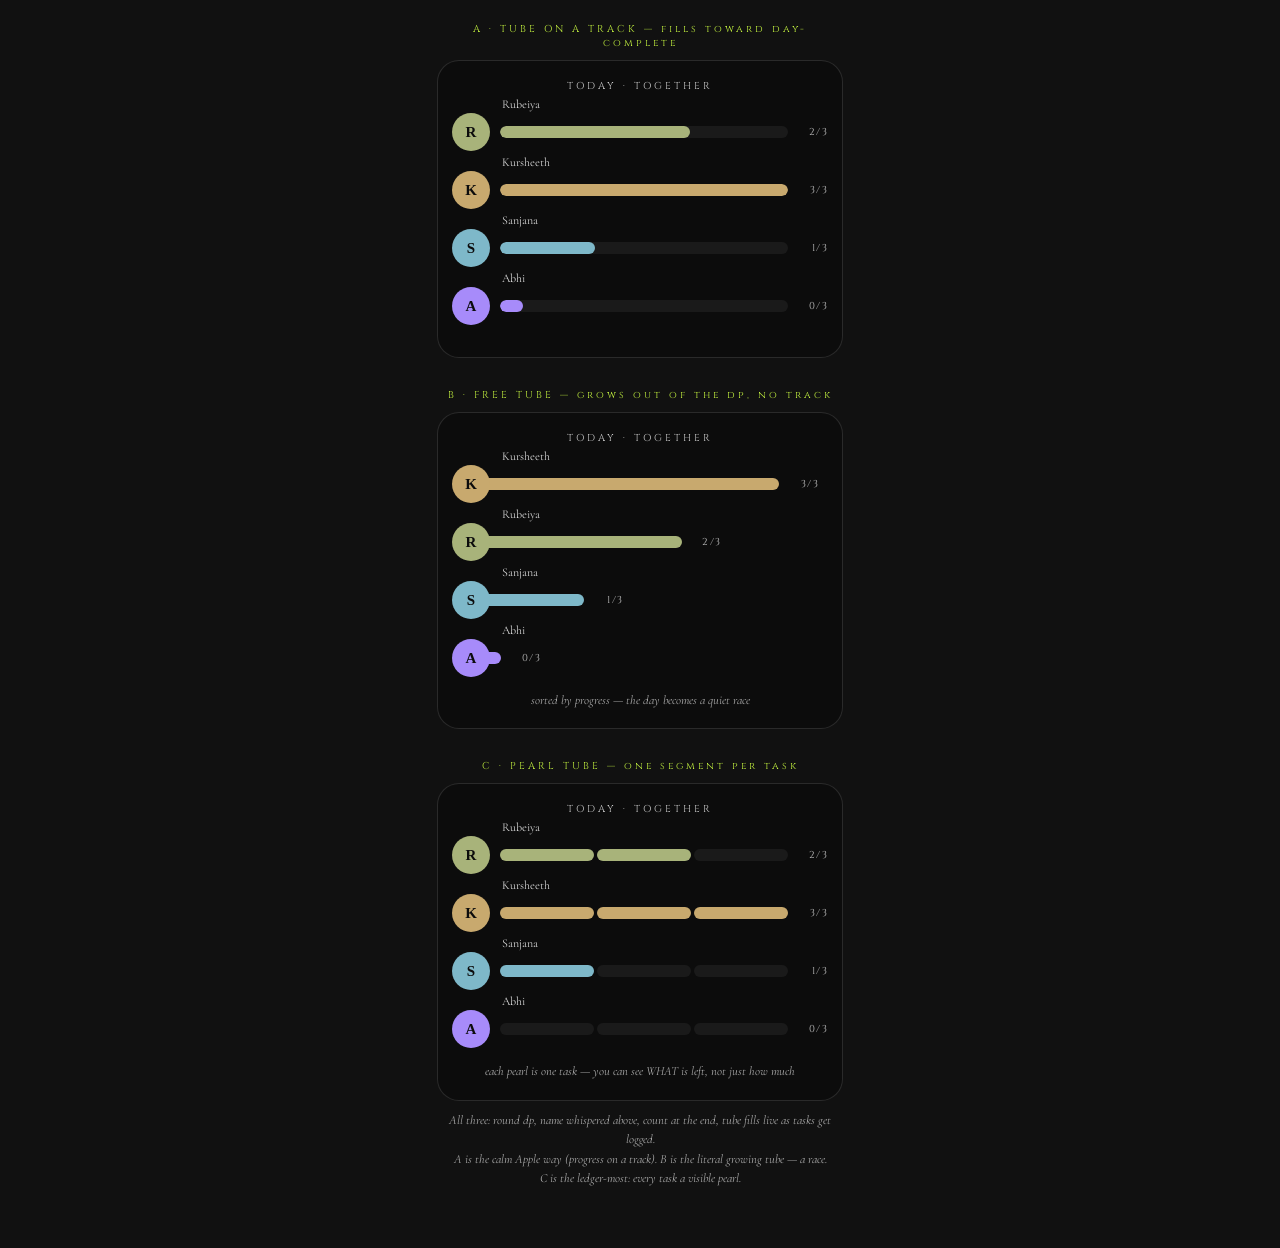
<file: doer-groupledger-mockup.html>
<!DOCTYPE html>
<html lang="en">
<head>
<meta charset="UTF-8"/>
<meta name="viewport" content="width=device-width,initial-scale=1"/>
<title>DOER · group wall as a ledger</title>
<link href="https://fonts.googleapis.com/css2?family=Cormorant+Garamond:ital,wght@0,400;0,600;1,400&family=Cinzel:wght@400;700&display=swap" rel="stylesheet">
<style>
*{box-sizing:border-box}
body{margin:0 auto;background:#111;color:#EDEAE2;font-family:'Cormorant Garamond',Georgia,serif;max-width:430px;padding:22px 12px 60px}
.tag{font-family:'Cinzel',serif;font-size:10px;letter-spacing:3px;color:#C2F03F;margin:30px 0 10px;text-align:center}
.tag:first-child{margin-top:0}
.phone{background:#0c0c0c;border:1px solid rgba(255,255,255,0.12);border-radius:22px;padding:18px 14px}
.eyebrow{font-family:'Cinzel',serif;font-size:10px;letter-spacing:3px;color:rgba(255,255,255,0.78);text-align:center;margin-bottom:14px}
.row{display:flex;align-items:center;gap:10px;margin-bottom:14px}
.dp{width:38px;height:38px;border-radius:50%;flex-shrink:0;display:flex;align-items:center;justify-content:center;font-family:Georgia,serif;font-weight:bold;font-size:15px;color:#0c0c0c;position:relative;z-index:2}
.d1{background:#A8B37A}.d2{background:#c8a96e}.d3{background:#7eb8c9}.d4{background:#a78bfa}
.meta{position:absolute;left:50px;top:-15px;font-size:11px;color:rgba(255,255,255,0.78);font-style:italic}
.rowwrap{position:relative;margin-top:20px}
.cnt{font-family:'Cinzel',serif;font-size:10px;letter-spacing:1.5px;color:rgba(255,255,255,0.78);flex-shrink:0;width:30px;text-align:right}
/* A: capsule on a faint track */
.track{flex:1;height:12px;border-radius:6px;background:rgba(255,255,255,0.06);overflow:hidden}
.fillA{height:100%;border-radius:6px}
.f1{width:66%;background:#A8B37A}.f2{width:100%;background:#c8a96e}.f3{width:33%;background:#7eb8c9}.f4{width:8%;background:#a78bfa}
/* B: free tube growing straight out of the dp */
.tubeB{height:12px;border-radius:0 6px 6px 0;margin-left:-14px;position:relative;z-index:1}
/* C: segmented tube, one pearl per task */
.segs{display:flex;gap:3px;flex:1}
.seg{height:12px;flex:1;border-radius:6px;background:rgba(255,255,255,0.06)}
.seg.on1{background:#A8B37A}.seg.on2{background:#c8a96e}.seg.on3{background:#7eb8c9}
.note{font-style:italic;font-size:12.5px;color:#aaa;margin-top:10px;text-align:center;line-height:1.55}
.nm{position:absolute;left:50px;top:-16px;font-size:12px;color:rgba(255,255,255,0.85);font-family:'Cormorant Garamond',Georgia,serif}
</style>
</head>
<body>

<div class="tag">A · TUBE ON A TRACK — fills toward day-complete</div>
<div class="phone">
  <div class="eyebrow">TODAY · TOGETHER</div>
  <div class="rowwrap"><div class="nm">Rubeiya</div><div class="row"><div class="dp d1">R</div><div class="track"><div class="fillA f1"></div></div><div class="cnt">2/3</div></div></div>
  <div class="rowwrap"><div class="nm">Kursheeth</div><div class="row"><div class="dp d2">K</div><div class="track"><div class="fillA f2"></div></div><div class="cnt">3/3</div></div></div>
  <div class="rowwrap"><div class="nm">Sanjana</div><div class="row"><div class="dp d3">S</div><div class="track"><div class="fillA f3"></div></div><div class="cnt">1/3</div></div></div>
  <div class="rowwrap"><div class="nm">Abhi</div><div class="row"><div class="dp d4">A</div><div class="track"><div class="fillA f4"></div></div><div class="cnt">0/3</div></div></div>
</div>

<div class="tag">B · FREE TUBE — grows out of the dp, no track</div>
<div class="phone">
  <div class="eyebrow">TODAY · TOGETHER</div>
  <div class="rowwrap"><div class="nm">Kursheeth</div><div class="row"><div class="dp d2">K</div><div class="tubeB" style="width:78%;background:#c8a96e"></div><div class="cnt">3/3</div></div></div>
  <div class="rowwrap"><div class="nm">Rubeiya</div><div class="row"><div class="dp d1">R</div><div class="tubeB" style="width:52%;background:#A8B37A"></div><div class="cnt">2/3</div></div></div>
  <div class="rowwrap"><div class="nm">Sanjana</div><div class="row"><div class="dp d3">S</div><div class="tubeB" style="width:26%;background:#7eb8c9"></div><div class="cnt">1/3</div></div></div>
  <div class="rowwrap"><div class="nm">Abhi</div><div class="row"><div class="dp d4">A</div><div class="tubeB" style="width:4%;background:#a78bfa"></div><div class="cnt">0/3</div></div></div>
  <div class="note">sorted by progress — the day becomes a quiet race</div>
</div>

<div class="tag">C · PEARL TUBE — one segment per task</div>
<div class="phone">
  <div class="eyebrow">TODAY · TOGETHER</div>
  <div class="rowwrap"><div class="nm">Rubeiya</div><div class="row"><div class="dp d1">R</div><div class="segs"><div class="seg on1"></div><div class="seg on1"></div><div class="seg"></div></div><div class="cnt">2/3</div></div></div>
  <div class="rowwrap"><div class="nm">Kursheeth</div><div class="row"><div class="dp d2">K</div><div class="segs"><div class="seg on2"></div><div class="seg on2"></div><div class="seg on2"></div></div><div class="cnt">3/3</div></div></div>
  <div class="rowwrap"><div class="nm">Sanjana</div><div class="row"><div class="dp d3">S</div><div class="segs"><div class="seg on3"></div><div class="seg"></div><div class="seg"></div></div><div class="cnt">1/3</div></div></div>
  <div class="rowwrap"><div class="nm">Abhi</div><div class="row"><div class="dp d4">A</div><div class="segs"><div class="seg"></div><div class="seg"></div><div class="seg"></div></div><div class="cnt">0/3</div></div></div>
  <div class="note">each pearl is one task — you can see WHAT is left, not just how much</div>
</div>

<div class="note">All three: round dp, name whispered above, count at the end, tube fills live as tasks get logged.<br/>A is the calm Apple way (progress on a track). B is the literal growing tube — a race.<br/>C is the ledger-most: every task a visible pearl.</div>

</body>
</html>
</file>
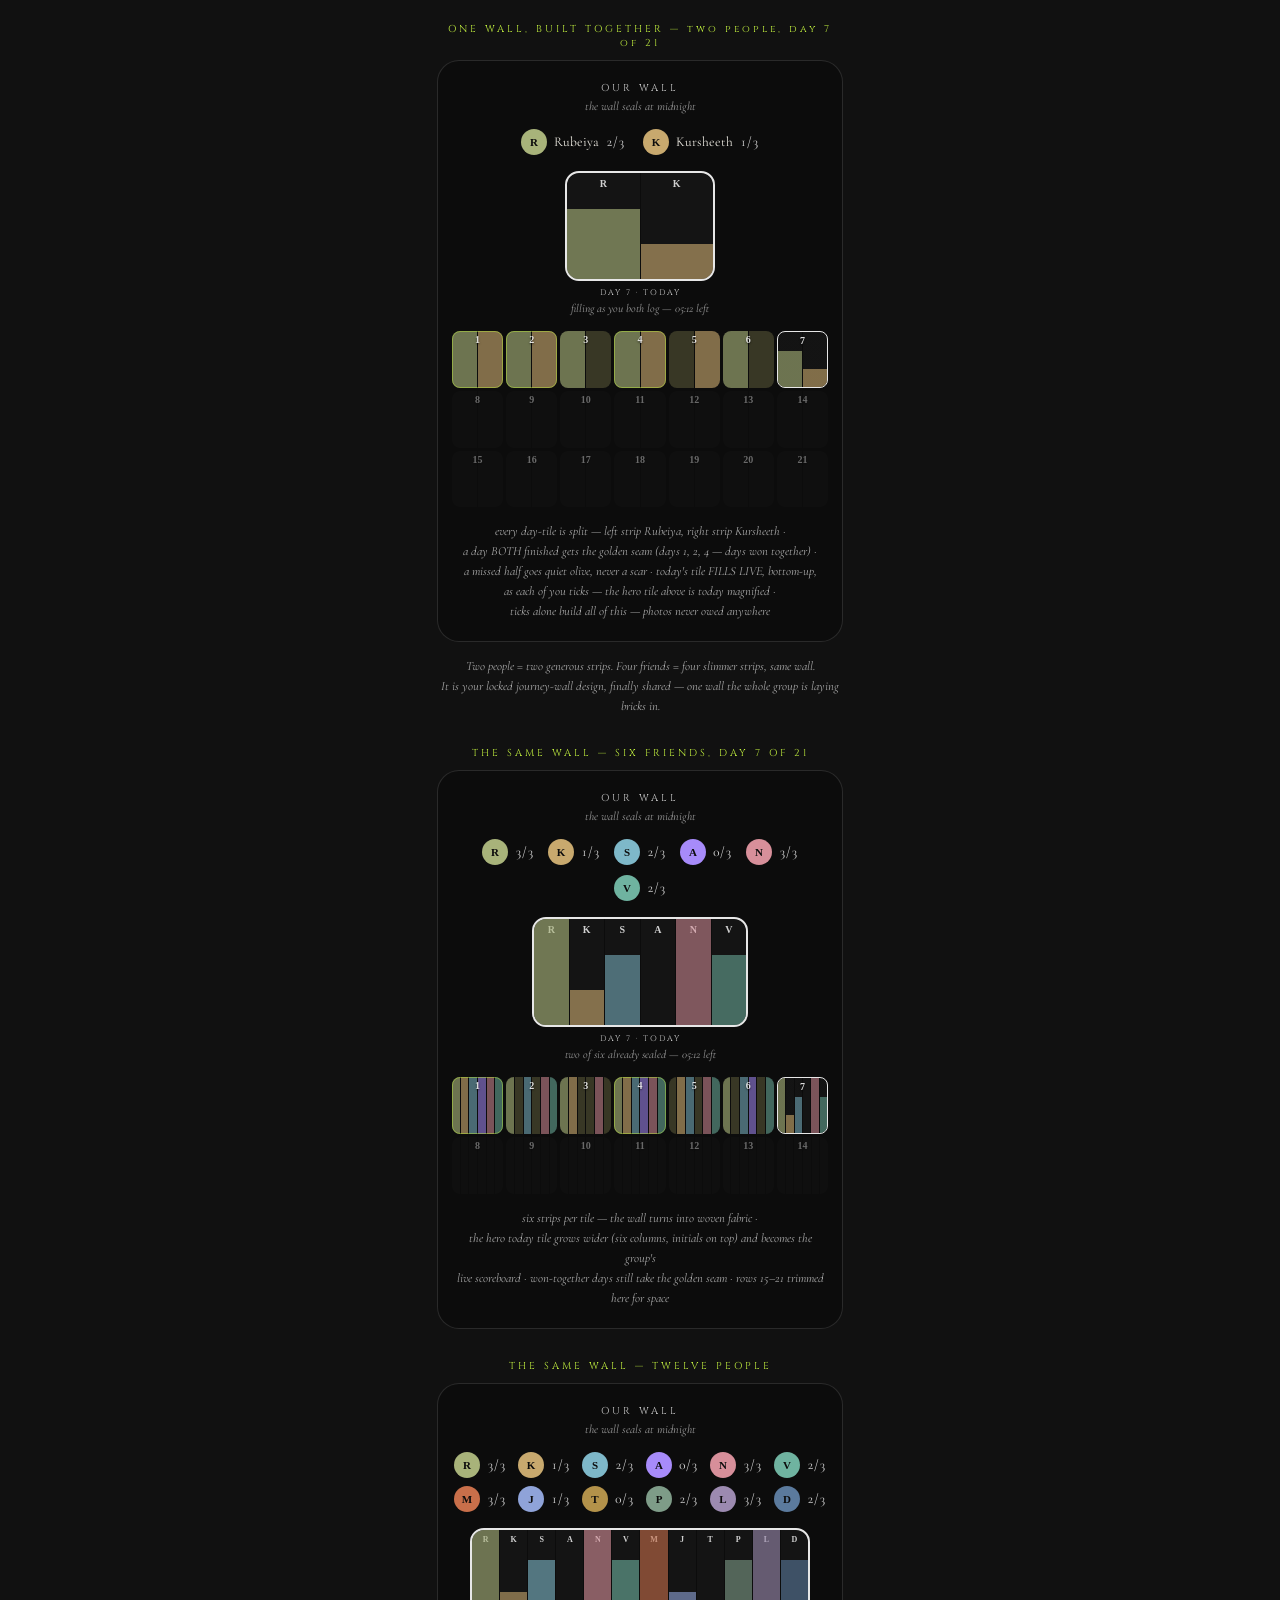
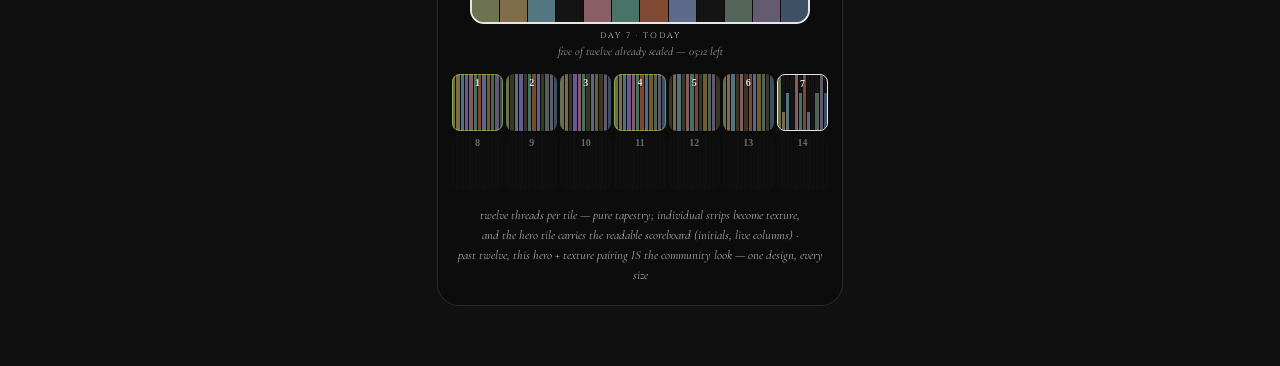
<file: doer-sharedwall-mockup.html>
<!DOCTYPE html>
<html lang="en">
<head>
<meta charset="UTF-8"/>
<meta name="viewport" content="width=device-width,initial-scale=1"/>
<title>DOER · one wall, built together</title>
<link href="https://fonts.googleapis.com/css2?family=Cormorant+Garamond:ital,wght@0,400;0,600;1,400;1,600&family=Cinzel:wght@400;700&display=swap" rel="stylesheet">
<style>
*{box-sizing:border-box}
body{margin:0 auto;background:#111;color:#EDEAE2;font-family:'Cormorant Garamond',Georgia,serif;max-width:430px;padding:22px 12px 60px}
.tag{font-family:'Cinzel',serif;font-size:10px;letter-spacing:3px;color:#C2F03F;margin:30px 0 10px;text-align:center}
.tag:first-child{margin-top:0}
.phone{background:#0c0c0c;border:1px solid rgba(255,255,255,0.12);border-radius:22px;padding:20px 14px}
.eyebrow{font-family:'Cinzel',serif;font-size:10px;letter-spacing:3px;color:rgba(255,255,255,0.78);text-align:center}
.whisper{font-style:italic;font-size:12px;color:rgba(255,255,255,0.6);text-align:center;margin:4px 0 16px}
/* legend */
.legend{display:flex;justify-content:center;gap:18px;margin-bottom:16px}
.lg{display:flex;align-items:center;gap:7px}
.dp{width:26px;height:26px;border-radius:50%;display:flex;align-items:center;justify-content:center;font-family:Georgia,serif;font-weight:bold;font-size:11px;color:#0c0c0c}
.d1{background:#A8B37A}.d2{background:#c8a96e}
.lg .n{font-size:13.5px}
.lg .c{font-variant-numeric:tabular-nums;font-size:13.5px;color:rgba(255,255,255,0.85)}
/* hero today tile */
.hero{width:150px;margin:0 auto 6px;border-radius:14px;overflow:hidden;position:relative;border:2px solid rgba(255,255,255,0.9);height:110px;display:flex}
.hcol{flex:1;position:relative;background:rgba(255,255,255,0.03)}
.hcol+.hcol{border-left:1.5px solid #0c0c0c}
.hfill{position:absolute;left:0;right:0;bottom:0;transition:height .4s}
.hcol .ini{position:absolute;top:5px;left:0;right:0;text-align:center;font-family:Georgia,serif;font-weight:bold;font-size:10px;color:rgba(255,255,255,0.8)}
.heroCap{text-align:center;font-family:'Cinzel',serif;font-size:8px;letter-spacing:2px;color:rgba(255,255,255,0.78);margin-bottom:16px}
.heroCap i{font-family:'Cormorant Garamond',Georgia,serif;font-style:italic;font-size:11.5px;letter-spacing:0;color:rgba(255,255,255,0.6);display:block;margin-top:3px}
/* the wall */
.wall{display:grid;grid-template-columns:repeat(7,1fr);gap:3px}
.t{aspect-ratio:0.9;border-radius:8px;overflow:hidden;position:relative;display:flex}
.t .s{flex:1}
.t .s+.s{border-left:1px solid #0c0c0c}
.won{outline:1.5px solid rgba(194,240,63,0.45);outline-offset:-1.5px}
.t .num{position:absolute;top:3px;left:0;right:0;text-align:center;font-family:Georgia,serif;font-weight:bold;font-size:10px;color:rgba(255,255,255,0.85);text-shadow:0 1px 2px rgba(0,0,0,0.6);z-index:2}
.t.fut{opacity:0.45}
.t.fut .s{background:rgba(255,255,255,0.03)}
.t.today2{border:1.5px solid rgba(255,255,255,0.9)}
.g1{background:rgba(168,179,122,0.62)}
.g1m{background:rgba(158,155,96,0.30)}
.g2{background:rgba(200,169,110,0.62)}
.g2m{background:rgba(158,155,96,0.30)}
.note{font-style:italic;font-size:12.5px;color:#aaa;margin-top:14px;text-align:center;line-height:1.6}
</style>
</head>
<body>

<div class="tag">ONE WALL, BUILT TOGETHER — two people, day 7 of 21</div>
<div class="phone">
  <div class="eyebrow">OUR WALL</div>
  <div class="whisper">the wall seals at midnight</div>

  <div class="legend">
    <div class="lg"><div class="dp d1">R</div><div class="n">Rubeiya</div><div class="c">2/3</div></div>
    <div class="lg"><div class="dp d2">K</div><div class="n">Kursheeth</div><div class="c">1/3</div></div>
  </div>

  <div class="hero">
    <div class="hcol"><div class="ini">R</div><div class="hfill g1" style="height:66%"></div></div>
    <div class="hcol"><div class="ini">K</div><div class="hfill g2" style="height:33%"></div></div>
  </div>
  <div class="heroCap">DAY 7 · TODAY<i>filling as you both log — 05:12 left</i></div>

  <div class="wall">
    <div class="t won"><div class="num">1</div><div class="s g1"></div><div class="s g2"></div></div>
    <div class="t won"><div class="num">2</div><div class="s g1"></div><div class="s g2"></div></div>
    <div class="t"><div class="num">3</div><div class="s g1"></div><div class="s g2m"></div></div>
    <div class="t won"><div class="num">4</div><div class="s g1"></div><div class="s g2"></div></div>
    <div class="t"><div class="num">5</div><div class="s g1m"></div><div class="s g2"></div></div>
    <div class="t"><div class="num">6</div><div class="s g1"></div><div class="s g2m"></div></div>
    <div class="t today2"><div class="num">7</div><div class="s" style="background:linear-gradient(0deg, rgba(168,179,122,0.62) 66%, rgba(255,255,255,0.03) 66%)"></div><div class="s" style="background:linear-gradient(0deg, rgba(200,169,110,0.62) 33%, rgba(255,255,255,0.03) 33%)"></div></div>
    <div class="t fut"><div class="num">8</div><div class="s"></div><div class="s"></div></div>
    <div class="t fut"><div class="num">9</div><div class="s"></div><div class="s"></div></div>
    <div class="t fut"><div class="num">10</div><div class="s"></div><div class="s"></div></div>
    <div class="t fut"><div class="num">11</div><div class="s"></div><div class="s"></div></div>
    <div class="t fut"><div class="num">12</div><div class="s"></div><div class="s"></div></div>
    <div class="t fut"><div class="num">13</div><div class="s"></div><div class="s"></div></div>
    <div class="t fut"><div class="num">14</div><div class="s"></div><div class="s"></div></div>
    <div class="t fut"><div class="num">15</div><div class="s"></div><div class="s"></div></div>
    <div class="t fut"><div class="num">16</div><div class="s"></div><div class="s"></div></div>
    <div class="t fut"><div class="num">17</div><div class="s"></div><div class="s"></div></div>
    <div class="t fut"><div class="num">18</div><div class="s"></div><div class="s"></div></div>
    <div class="t fut"><div class="num">19</div><div class="s"></div><div class="s"></div></div>
    <div class="t fut"><div class="num">20</div><div class="s"></div><div class="s"></div></div>
    <div class="t fut"><div class="num">21</div><div class="s"></div><div class="s"></div></div>
  </div>

  <div class="note">every day-tile is split — left strip Rubeiya, right strip Kursheeth ·<br/>a day BOTH finished gets the golden seam (days 1, 2, 4 — days won together) ·<br/>a missed half goes quiet olive, never a scar · today's tile FILLS LIVE, bottom-up,<br/>as each of you ticks — the hero tile above is today magnified ·<br/>ticks alone build all of this — photos never owed anywhere</div>
</div>

<div class="note">Two people = two generous strips. Four friends = four slimmer strips, same wall.<br/>It is your locked journey-wall design, finally shared — one wall the whole group is laying bricks in.</div>

<div class="tag">THE SAME WALL — SIX FRIENDS, DAY 7 OF 21</div>
<div class="phone">
  <div class="eyebrow">OUR WALL</div>
  <div class="whisper">the wall seals at midnight</div>

  <div class="legend" style="flex-wrap:wrap;gap:10px 14px">
    <div class="lg"><div class="dp d1">R</div><div class="c">3/3</div></div>
    <div class="lg"><div class="dp d2">K</div><div class="c">1/3</div></div>
    <div class="lg"><div class="dp" style="background:#7eb8c9">S</div><div class="c">2/3</div></div>
    <div class="lg"><div class="dp" style="background:#a78bfa">A</div><div class="c">0/3</div></div>
    <div class="lg"><div class="dp" style="background:#d78f9a">N</div><div class="c">3/3</div></div>
    <div class="lg"><div class="dp" style="background:#6fb3a0">V</div><div class="c">2/3</div></div>
  </div>

  <div class="hero" style="width:216px">
    <div class="hcol"><div class="ini">R</div><div class="hfill" style="height:100%;background:rgba(168,179,122,0.62)"></div></div>
    <div class="hcol"><div class="ini">K</div><div class="hfill" style="height:33%;background:rgba(200,169,110,0.62)"></div></div>
    <div class="hcol"><div class="ini">S</div><div class="hfill" style="height:66%;background:rgba(126,184,201,0.55)"></div></div>
    <div class="hcol"><div class="ini">A</div><div class="hfill" style="height:0%;background:rgba(167,139,250,0.55)"></div></div>
    <div class="hcol"><div class="ini">N</div><div class="hfill" style="height:100%;background:rgba(215,143,154,0.55)"></div></div>
    <div class="hcol"><div class="ini">V</div><div class="hfill" style="height:66%;background:rgba(111,179,160,0.55)"></div></div>
  </div>
  <div class="heroCap">DAY 7 · TODAY<i>two of six already sealed — 05:12 left</i></div>

  <div class="wall">
    <div class="t won"><div class="num">1</div><div class="s" style="background:rgba(168,179,122,0.62)"></div><div class="s" style="background:rgba(200,169,110,0.62)"></div><div class="s" style="background:rgba(126,184,201,0.55)"></div><div class="s" style="background:rgba(167,139,250,0.55)"></div><div class="s" style="background:rgba(215,143,154,0.55)"></div><div class="s" style="background:rgba(111,179,160,0.55)"></div></div>
    <div class="t"><div class="num">2</div><div class="s" style="background:rgba(168,179,122,0.62)"></div><div class="s" style="background:rgba(158,155,96,0.30)"></div><div class="s" style="background:rgba(126,184,201,0.55)"></div><div class="s" style="background:rgba(158,155,96,0.30)"></div><div class="s" style="background:rgba(215,143,154,0.55)"></div><div class="s" style="background:rgba(111,179,160,0.55)"></div></div>
    <div class="t"><div class="num">3</div><div class="s" style="background:rgba(168,179,122,0.62)"></div><div class="s" style="background:rgba(200,169,110,0.62)"></div><div class="s" style="background:rgba(158,155,96,0.30)"></div><div class="s" style="background:rgba(158,155,96,0.30)"></div><div class="s" style="background:rgba(215,143,154,0.55)"></div><div class="s" style="background:rgba(158,155,96,0.30)"></div></div>
    <div class="t won"><div class="num">4</div><div class="s" style="background:rgba(168,179,122,0.62)"></div><div class="s" style="background:rgba(200,169,110,0.62)"></div><div class="s" style="background:rgba(126,184,201,0.55)"></div><div class="s" style="background:rgba(167,139,250,0.55)"></div><div class="s" style="background:rgba(215,143,154,0.55)"></div><div class="s" style="background:rgba(111,179,160,0.55)"></div></div>
    <div class="t"><div class="num">5</div><div class="s" style="background:rgba(158,155,96,0.30)"></div><div class="s" style="background:rgba(200,169,110,0.62)"></div><div class="s" style="background:rgba(126,184,201,0.55)"></div><div class="s" style="background:rgba(158,155,96,0.30)"></div><div class="s" style="background:rgba(215,143,154,0.55)"></div><div class="s" style="background:rgba(111,179,160,0.55)"></div></div>
    <div class="t"><div class="num">6</div><div class="s" style="background:rgba(168,179,122,0.62)"></div><div class="s" style="background:rgba(158,155,96,0.30)"></div><div class="s" style="background:rgba(126,184,201,0.55)"></div><div class="s" style="background:rgba(167,139,250,0.55)"></div><div class="s" style="background:rgba(158,155,96,0.30)"></div><div class="s" style="background:rgba(111,179,160,0.55)"></div></div>
    <div class="t today2"><div class="num">7</div><div class="s" style="background:linear-gradient(0deg, rgba(168,179,122,0.62) 100%, rgba(255,255,255,0.03) 0%)"></div><div class="s" style="background:linear-gradient(0deg, rgba(200,169,110,0.62) 33%, rgba(255,255,255,0.03) 33%)"></div><div class="s" style="background:linear-gradient(0deg, rgba(126,184,201,0.55) 66%, rgba(255,255,255,0.03) 66%)"></div><div class="s" style="background:rgba(255,255,255,0.03)"></div><div class="s" style="background:linear-gradient(0deg, rgba(215,143,154,0.55) 100%, rgba(255,255,255,0.03) 0%)"></div><div class="s" style="background:linear-gradient(0deg, rgba(111,179,160,0.55) 66%, rgba(255,255,255,0.03) 66%)"></div></div>
    <div class="t fut"><div class="num">8</div><div class="s"></div><div class="s"></div><div class="s"></div><div class="s"></div><div class="s"></div><div class="s"></div></div>
    <div class="t fut"><div class="num">9</div><div class="s"></div><div class="s"></div><div class="s"></div><div class="s"></div><div class="s"></div><div class="s"></div></div>
    <div class="t fut"><div class="num">10</div><div class="s"></div><div class="s"></div><div class="s"></div><div class="s"></div><div class="s"></div><div class="s"></div></div>
    <div class="t fut"><div class="num">11</div><div class="s"></div><div class="s"></div><div class="s"></div><div class="s"></div><div class="s"></div><div class="s"></div></div>
    <div class="t fut"><div class="num">12</div><div class="s"></div><div class="s"></div><div class="s"></div><div class="s"></div><div class="s"></div><div class="s"></div></div>
    <div class="t fut"><div class="num">13</div><div class="s"></div><div class="s"></div><div class="s"></div><div class="s"></div><div class="s"></div><div class="s"></div></div>
    <div class="t fut"><div class="num">14</div><div class="s"></div><div class="s"></div><div class="s"></div><div class="s"></div><div class="s"></div><div class="s"></div></div>
  </div>

  <div class="note">six strips per tile — the wall turns into woven fabric ·<br/>the hero today tile grows wider (six columns, initials on top) and becomes the group's<br/>live scoreboard · won-together days still take the golden seam · rows 15–21 trimmed here for space</div>
</div>

<div class="tag">THE SAME WALL — TWELVE PEOPLE</div>
<div class="phone">
  <div class="eyebrow">OUR WALL</div>
  <div class="whisper">the wall seals at midnight</div>
  <div id="w12legend" class="legend" style="flex-wrap:wrap;gap:8px 12px"></div>
  <div id="w12hero" class="hero" style="width:100%;max-width:340px;height:96px"></div>
  <div class="heroCap">DAY 7 · TODAY<i>five of twelve already sealed — 05:12 left</i></div>
  <div id="w12wall" class="wall"></div>
  <div class="note">twelve threads per tile — pure tapestry; individual strips become texture,<br/>and the hero tile carries the readable scoreboard (initials, live columns) ·<br/>past twelve, this hero + texture pairing IS the community look — one design, every size</div>
</div>
<script>
(function(){
 var cols=["#A8B37A","#c8a96e","#7eb8c9","#a78bfa","#d78f9a","#6fb3a0","#c96f4a","#8fa3d9","#b3924a","#7E9C88","#9C8AB0","#5B7A9D"];
 var inis=["R","K","S","A","N","V","M","J","T","P","L","D"];
 var fills=[3,1,2,0,3,2,3,1,0,2,3,2]; // today of 3
 var lg=document.getElementById("w12legend");
 for(var i=0;i<12;i++){ lg.innerHTML+='<div class="lg"><div class="dp" style="background:'+cols[i]+'">'+inis[i]+'</div><div class="c">'+fills[i]+'/3</div></div>'; }
 var hero=document.getElementById("w12hero");
 for(var i=0;i<12;i++){ var h=Math.round(fills[i]/3*100); hero.innerHTML+='<div class="hcol"><div class="ini" style="font-size:8px">'+inis[i]+'</div><div class="hfill" style="height:'+h+'%;background:'+cols[i]+'99"></div></div>'; }
 var wall=document.getElementById("w12wall");
 var hist=[[1,1,1,1,1,1,1,1,1,1,1,1],[1,0,1,1,0,1,1,1,0,1,1,1],[1,1,0,1,1,1,0,1,1,0,1,1],[1,1,1,1,1,1,1,1,1,1,1,1],[0,1,1,0,1,1,1,0,1,1,1,0],[1,1,1,0,1,0,1,1,1,1,0,1]];
 for(var d=1;d<=14;d++){ var cls="t", inner="";
  if(d<7){ var row=hist[d-1]; var won=row.every(function(x){return x;}); cls+= won?" won":"";
   for(var i=0;i<12;i++){ inner+='<div class="s" style="background:'+(row[i]?cols[i]+"99":"rgba(158,155,96,0.30)")+'"></div>'; } }
  else if(d===7){ cls+=" today2";
   for(var i=0;i<12;i++){ var p=Math.round(fills[i]/3*100); inner+='<div class="s" style="background:linear-gradient(0deg,'+cols[i]+'99 '+p+'%, rgba(255,255,255,0.03) '+p+'%)"></div>'; } }
  else { cls+=" fut"; for(var i=0;i<12;i++){ inner+='<div class="s"></div>'; } }
  wall.innerHTML+='<div class="'+cls+'"><div class="num">'+d+'</div>'+inner+'</div>'; }
})();
</script>

</body>
</html>
</file>
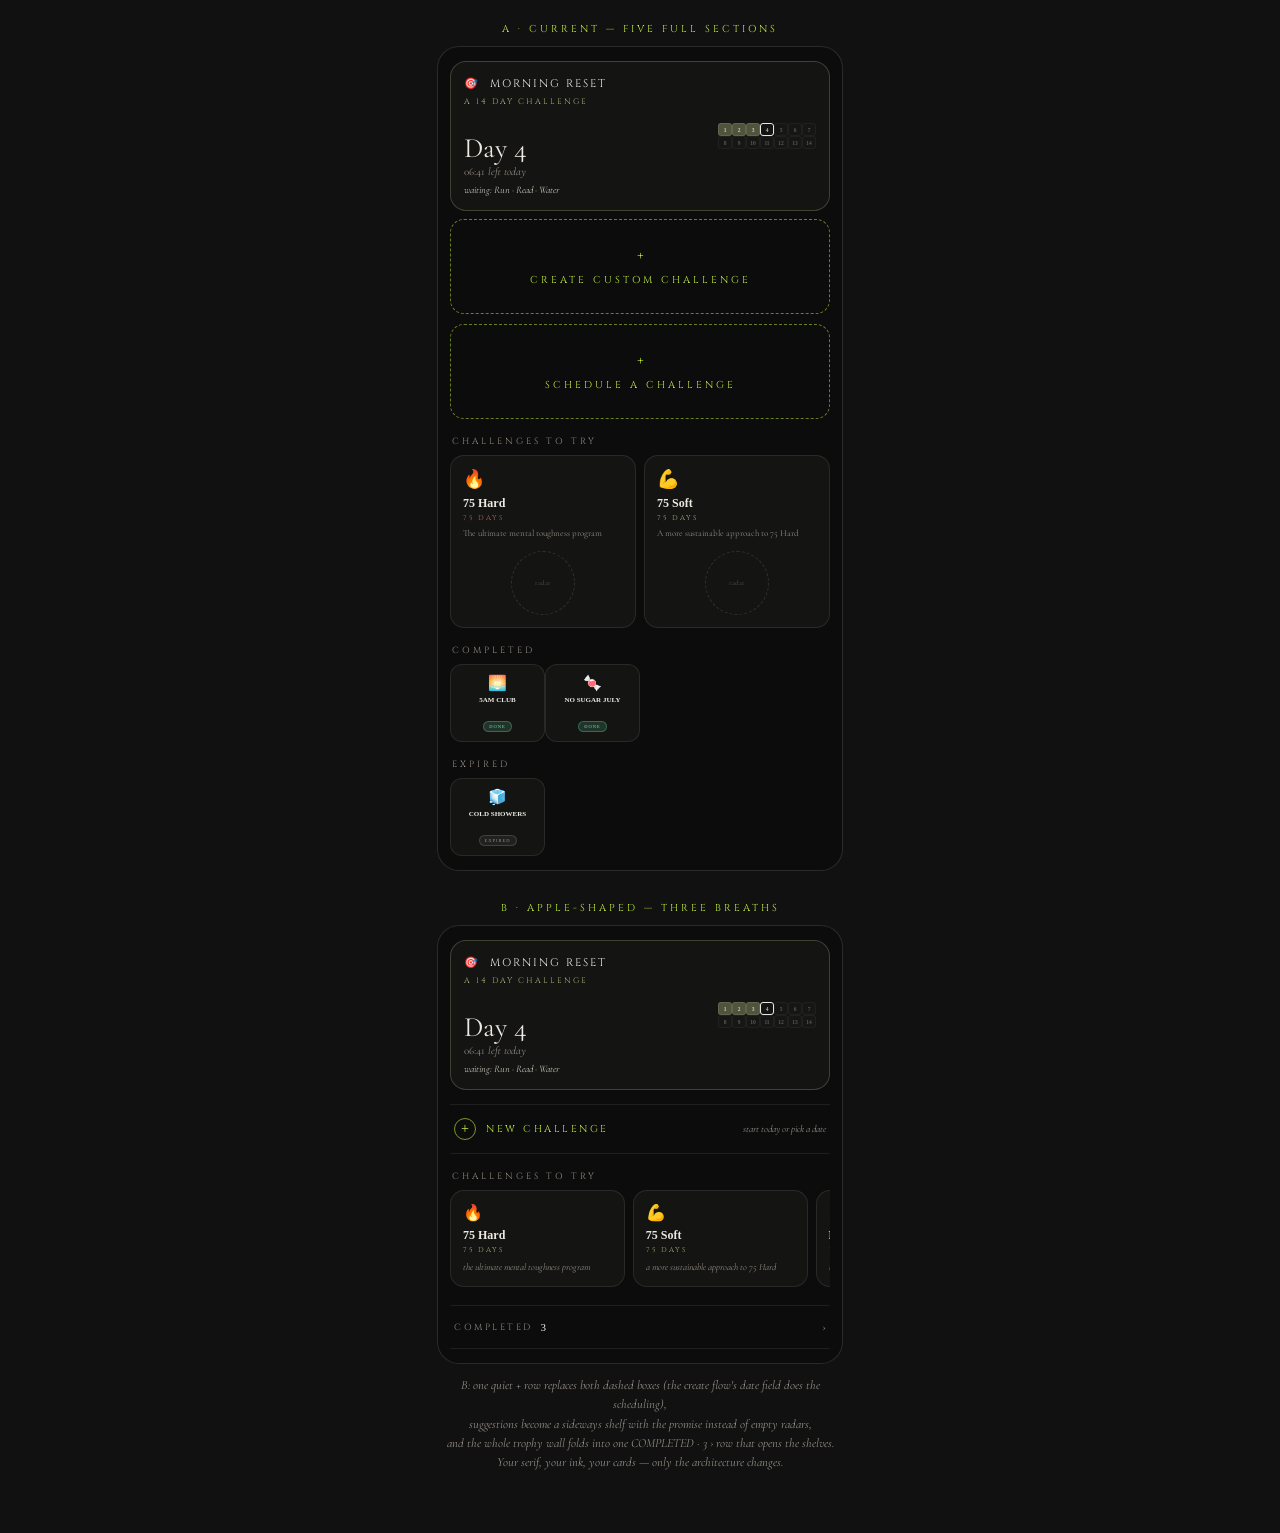
<file: doer-solopage-apple-mockup.html>
<!DOCTYPE html>
<html lang="en">
<head>
<meta charset="UTF-8"/>
<meta name="viewport" content="width=device-width,initial-scale=1"/>
<title>DOER · the solo page, apple-shaped</title>
<link href="https://fonts.googleapis.com/css2?family=Cormorant+Garamond:ital,wght@0,400;0,600;1,400&family=Cinzel:wght@400;700&display=swap" rel="stylesheet">
<style>
*{box-sizing:border-box}
body{margin:0 auto;background:#111;color:#EDEAE2;font-family:'Cormorant Garamond',Georgia,serif;max-width:430px;padding:22px 12px 60px}
.tag{font-family:'Cinzel',serif;font-size:10px;letter-spacing:3px;color:#C2F03F;margin:30px 0 10px;text-align:center}
.tag:first-child{margin-top:0}
.phone{background:#0c0c0c;border:1px solid rgba(255,255,255,0.12);border-radius:22px;padding:14px 12px}
.sech{font-family:'Cinzel',serif;font-size:9px;letter-spacing:3px;color:#948E84;margin:16px 2px 8px}
.card{background:#141412;border:1px solid rgba(180,180,140,0.27);border-radius:16px;padding:14px 13px;position:relative}
.acard{min-height:150px;display:flex;gap:10px;margin-bottom:8px}
.acl{flex:1;min-width:0;display:flex;flex-direction:column}
.nm{font-family:'Cinzel',serif;font-size:11px;letter-spacing:2px}
.dur{font-family:'Cinzel',serif;font-size:8px;letter-spacing:2px;color:#A8B37A;margin-top:5px}
.day{font-size:28px;margin-top:auto;line-height:1}
.clk{font-size:11px;color:#948E84;margin-top:3px}
.wt{font-style:italic;font-size:10px;color:#c9c4b8;margin-top:6px;white-space:nowrap;overflow:hidden;text-overflow:ellipsis}
.tg{flex-shrink:0;width:98px;display:grid;grid-template-columns:repeat(7,1fr);gap:2;align-self:center}
.t{height:13px;border-radius:3px;border:1px solid rgba(255,255,255,0.1);font-size:5.5px;font-family:Georgia,serif;font-weight:bold;color:rgba(255,255,255,0.7);text-align:center;line-height:13px}
.t.d{background:rgba(168,179,122,0.4)}
.t.today{border:1.2px solid rgba(255,255,255,0.9)}
.t.f{opacity:0.4;background:rgba(255,255,255,0.03)}
.dash{border:1.5px dashed rgba(194,240,63,0.5);border-radius:14px;padding:26px 10px;text-align:center;color:#C2F03F;font-family:'Cinzel',serif;font-size:10px;letter-spacing:3px;margin-bottom:10px}
.dash .p{font-size:14px;margin-bottom:8px;letter-spacing:0}
.try2{display:grid;grid-template-columns:1fr 1fr;gap:8px}
.tryc{background:#141412;border:1px solid rgba(255,255,255,0.09);border-radius:14px;padding:12px;min-height:170px}
.tryc .ic{font-size:18px}
.tryc .n{font-family:Georgia,serif;font-weight:bold;font-size:12px;margin-top:6px}
.tryc .d{font-family:'Cinzel',serif;font-size:7px;letter-spacing:2px;color:#c0655a;margin-top:2px}
.tryc .desc{font-size:9px;color:#948E84;margin-top:5px;line-height:1.4}
.radar{width:64px;height:64px;margin:10px auto 0;border:1px dashed rgba(255,255,255,0.12);border-radius:50%;display:flex;align-items:center;justify-content:center;font-size:7px;color:#54524c}
.minis{display:grid;grid-template-columns:repeat(4,1fr);gap:6}
.mini{background:#141412;border:1px solid rgba(255,255,255,0.09);border-radius:12px;padding:9px 5px 8px;text-align:center}
.mini .i{font-size:15px}
.mini .n{font-family:Georgia,serif;font-weight:bold;font-size:7px;line-height:1.25;margin-top:4px;min-height:17px}
.mini .pill{display:inline-block;font-size:4.5px;letter-spacing:1px;padding:2px 5px;border-radius:7px;margin-top:4px;font-family:Georgia,serif}
.pill.g{background:rgba(110,231,183,0.15);color:#6ee7b7;border:1px solid rgba(110,231,183,0.3)}
.pill.x{background:rgba(255,255,255,0.06);color:#948E84;border:1px solid rgba(255,255,255,0.14)}
/* apple version pieces */
.newrow{display:flex;align-items:center;gap:10px;padding:13px 4px;border-top:1px solid rgba(255,255,255,0.08);border-bottom:1px solid rgba(255,255,255,0.08);margin:14px 0 4px;cursor:pointer}
.newrow .plus{width:22px;height:22px;border-radius:11px;border:1px solid rgba(194,240,63,0.6);color:#C2F03F;font-size:14px;line-height:20px;text-align:center;font-family:Georgia,serif}
.newrow .lbl{font-family:'Cinzel',serif;font-size:10px;letter-spacing:2.5px;color:#C2F03F}
.newrow .hint{margin-left:auto;font-style:italic;font-size:10px;color:#948E84}
.strip{display:flex;gap:8px;overflow-x:auto;padding-bottom:4px}
.sug{flex:0 0 46%;background:#141412;border:1px solid rgba(255,255,255,0.09);border-radius:14px;padding:12px}
.sug .n{font-family:Georgia,serif;font-weight:bold;font-size:12px;margin-top:5px}
.sug .d{font-family:'Cinzel',serif;font-size:7px;letter-spacing:2px;color:#A8B37A;margin-top:2px}
.sug .line{font-style:italic;font-size:9.5px;color:#948E84;margin-top:6px;line-height:1.4}
.hist{display:flex;align-items:center;padding:13px 4px;border-top:1px solid rgba(255,255,255,0.08);border-bottom:1px solid rgba(255,255,255,0.08);margin-top:14px;cursor:pointer}
.hist .lbl{font-family:'Cinzel',serif;font-size:9px;letter-spacing:2.5px;color:#948E84}
.hist .n{font-family:Georgia,serif;font-size:11px;color:#EDEAE2;margin-left:8px}
.hist .ch{margin-left:auto;color:#948E84;font-size:13px}
.note{font-style:italic;font-size:12.5px;color:#948E84;margin-top:12px;text-align:center;line-height:1.55}
</style>
</head>
<body>

<div class="tag">A · CURRENT — FIVE FULL SECTIONS</div>
<div class="phone">
  <div class="card acard"><div class="acl"><div class="nm">🎯&nbsp; MORNING RESET</div><div class="dur">A 14 DAY CHALLENGE</div><div class="day">Day 4</div><div class="clk">06:41 <i>left today</i></div><div class="wt">waiting: Run · Read · Water</div></div>
  <div class="tg"><div class="t d">1</div><div class="t d">2</div><div class="t d">3</div><div class="t today">4</div><div class="t f">5</div><div class="t f">6</div><div class="t f">7</div><div class="t f">8</div><div class="t f">9</div><div class="t f">10</div><div class="t f">11</div><div class="t f">12</div><div class="t f">13</div><div class="t f">14</div></div></div>
  <div class="dash"><div class="p">+</div>CREATE CUSTOM CHALLENGE</div>
  <div class="dash"><div class="p">+</div>SCHEDULE A CHALLENGE</div>
  <div class="sech">CHALLENGES TO TRY</div>
  <div class="try2">
    <div class="tryc"><div class="ic">🔥</div><div class="n">75 Hard</div><div class="d">75 DAYS</div><div class="desc">The ultimate mental toughness program</div><div class="radar">radar</div></div>
    <div class="tryc"><div class="ic">💪</div><div class="n">75 Soft</div><div class="d" style="color:#A8B37A">75 DAYS</div><div class="desc">A more sustainable approach to 75 Hard</div><div class="radar">radar</div></div>
  </div>
  <div class="sech">COMPLETED</div>
  <div class="minis"><div class="mini"><div class="i">🌅</div><div class="n">5AM CLUB</div><div class="pill g">DONE</div></div><div class="mini"><div class="i">🍬</div><div class="n">NO SUGAR JULY</div><div class="pill g">DONE</div></div></div>
  <div class="sech">EXPIRED</div>
  <div class="minis"><div class="mini"><div class="i">🧊</div><div class="n">COLD SHOWERS</div><div class="pill x">EXPIRED</div></div></div>
</div>

<div class="tag">B · APPLE-SHAPED — THREE BREATHS</div>
<div class="phone">
  <div class="card acard"><div class="acl"><div class="nm">🎯&nbsp; MORNING RESET</div><div class="dur">A 14 DAY CHALLENGE</div><div class="day">Day 4</div><div class="clk">06:41 <i>left today</i></div><div class="wt">waiting: Run · Read · Water</div></div>
  <div class="tg"><div class="t d">1</div><div class="t d">2</div><div class="t d">3</div><div class="t today">4</div><div class="t f">5</div><div class="t f">6</div><div class="t f">7</div><div class="t f">8</div><div class="t f">9</div><div class="t f">10</div><div class="t f">11</div><div class="t f">12</div><div class="t f">13</div><div class="t f">14</div></div></div>

  <div class="newrow"><div class="plus">+</div><div class="lbl">NEW CHALLENGE</div><div class="hint">start today or pick a date</div></div>

  <div class="sech">CHALLENGES TO TRY</div>
  <div class="strip">
    <div class="sug"><span style="font-size:16px">🔥</span><div class="n">75 Hard</div><div class="d">75 DAYS</div><div class="line">the ultimate mental toughness program</div></div>
    <div class="sug"><span style="font-size:16px">💪</span><div class="n">75 Soft</div><div class="d">75 DAYS</div><div class="line">a more sustainable approach to 75 Hard</div></div>
    <div class="sug"><span style="font-size:16px">📖</span><div class="n">Reading Reset</div><div class="d">14 DAYS</div><div class="line">ten pages a day, phone down</div></div>
  </div>

  <div class="hist"><div class="lbl">COMPLETED</div><div class="n">3</div><div class="ch">›</div></div>
</div>

<div class="note">B: one quiet + row replaces both dashed boxes (the create flow's date field does the scheduling),<br/>suggestions become a sideways shelf with the promise instead of empty radars,<br/>and the whole trophy wall folds into one COMPLETED · 3 › row that opens the shelves.<br/>Your serif, your ink, your cards — only the architecture changes.</div>

</body>
</html>
</file>
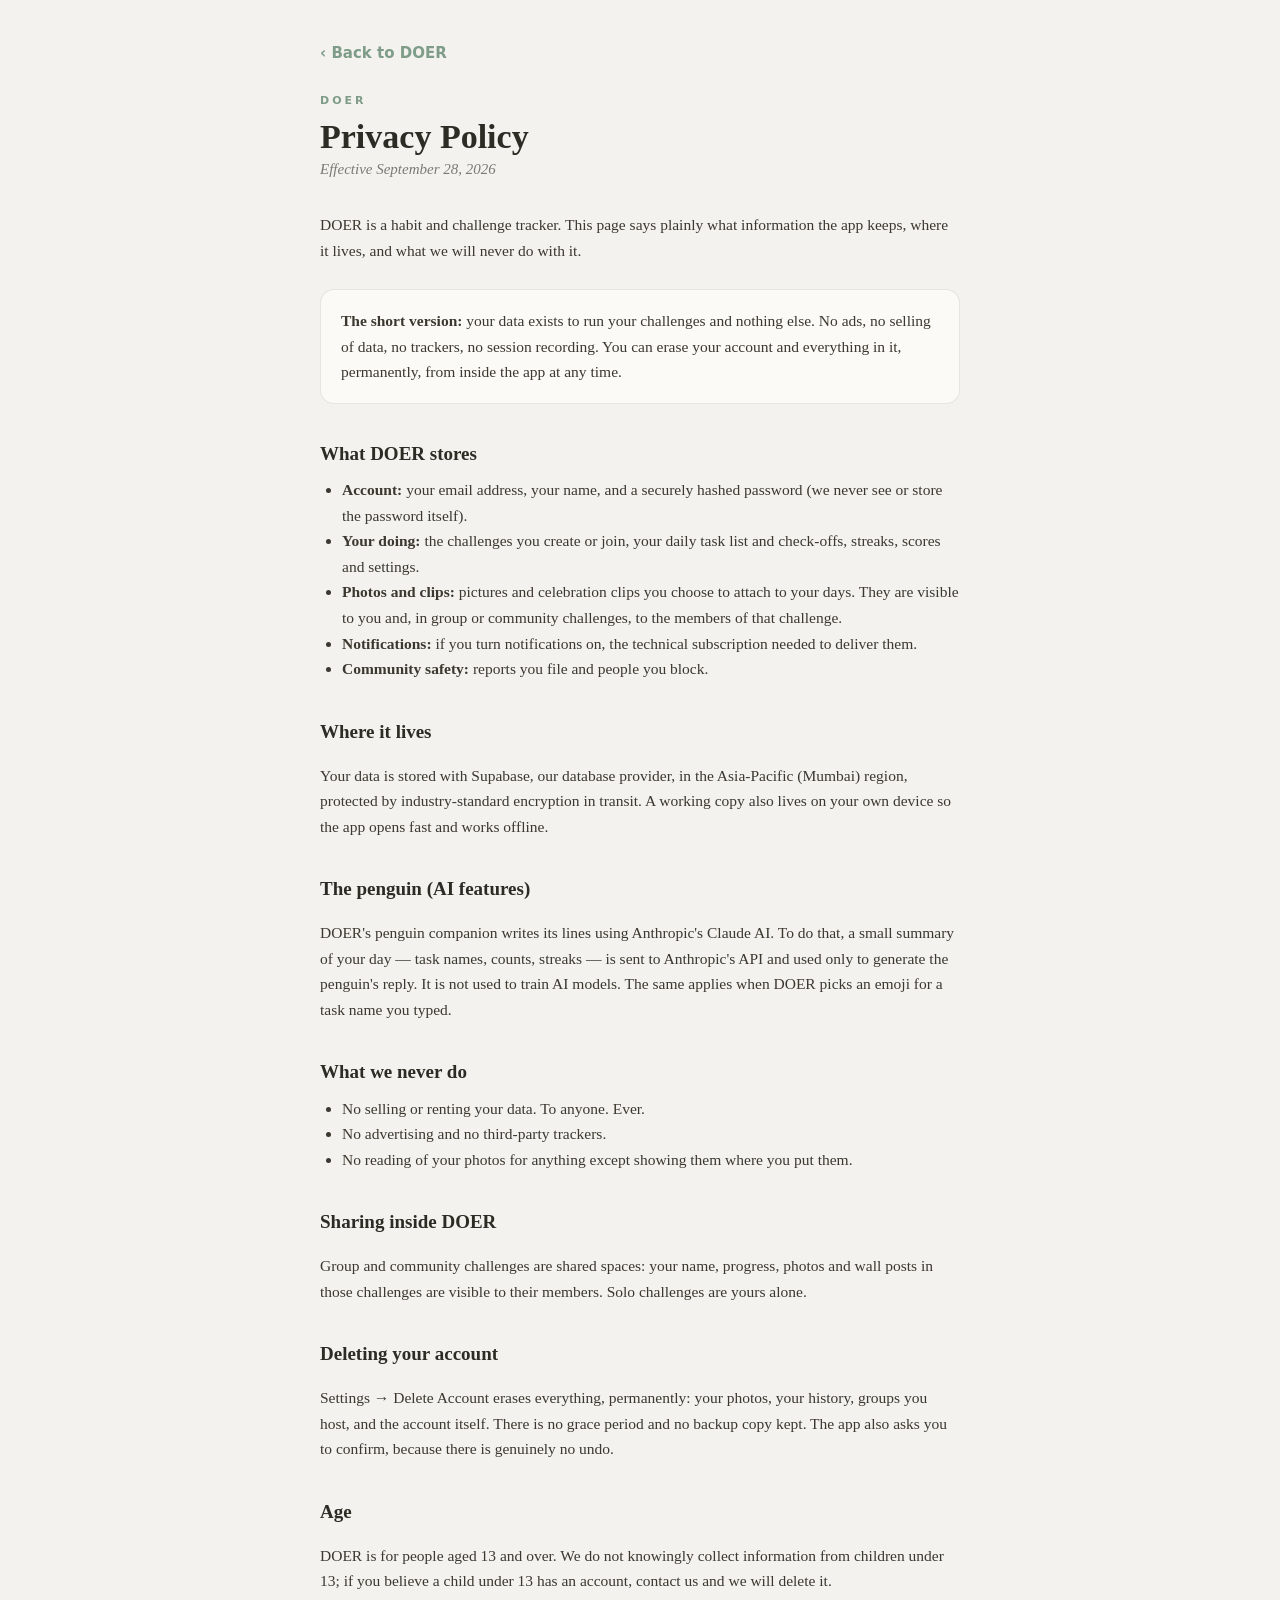
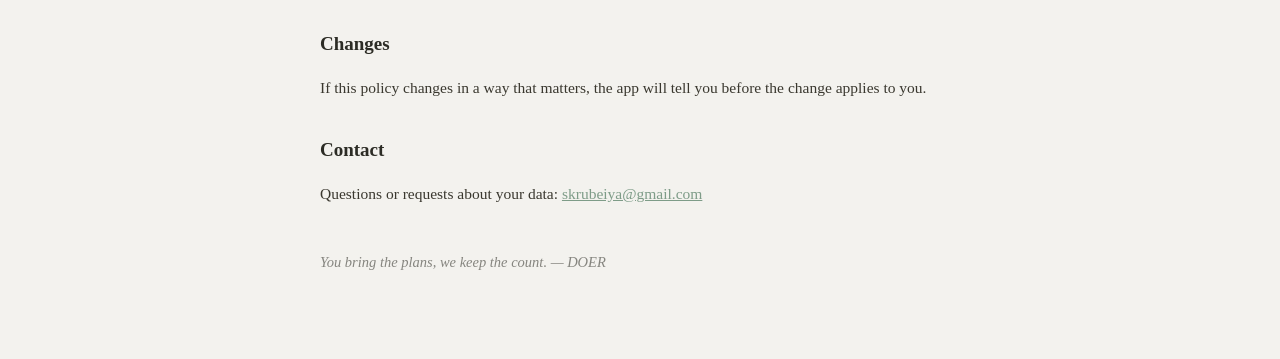
<file: privacy.html>
<!DOCTYPE html>
<html lang="en">
<head>
<meta charset="utf-8">
<meta name="viewport" content="width=device-width, initial-scale=1">
<title>DOER — Privacy Policy</title>
<style>
  body{margin:0;background:#F3F2EE;color:#2c2c25;font-family:Georgia,'Times New Roman',serif;line-height:1.65;}
  .page{max-width:640px;margin:0 auto;padding:40px 22px 70px;}
  .cap{font-size:11px;letter-spacing:3px;color:#7E9C88;text-transform:uppercase;font-family:-apple-system,system-ui,sans-serif;font-weight:700;}
  h1{font-size:34px;font-weight:600;margin:8px 0 2px;line-height:1.1;}
  .date{font-style:italic;color:rgba(44,44,37,0.6);margin:0 0 30px;font-size:15px;}
  h2{font-size:19px;font-weight:600;margin:34px 0 8px;}
  p,li{font-size:15.5px;color:#3a382f;}
  ul{padding-left:22px;margin:8px 0;}
  .card{background:#FBFAF6;border:1px solid rgba(44,44,37,0.1);border-radius:14px;padding:18px 20px;margin:26px 0;}
  a{color:#7E9C88;}
  .foot{margin-top:44px;font-style:italic;color:rgba(44,44,37,0.55);font-size:14.5px;}
</style>
</head>
<body>
<div class="page">
  <a href="./" onclick="if(history.length>1){history.back();return false;}" style="display:inline-flex;align-items:center;gap:6px;text-decoration:none;color:#7E9C88;font-family:-apple-system,system-ui,sans-serif;font-size:15px;font-weight:600;margin-bottom:26px;">&#8249; Back to DOER</a>
  <div class="cap">DOER</div>
  <h1>Privacy Policy</h1>
  <p class="date">Effective September 28, 2026</p>

  <p>DOER is a habit and challenge tracker. This page says plainly what information the app keeps, where it lives, and what we will never do with it.</p>

  <div class="card">
    <p style="margin:0"><b>The short version:</b> your data exists to run your challenges and nothing else. No ads, no selling of data, no trackers, no session recording. You can erase your account and everything in it, permanently, from inside the app at any time.</p>
  </div>

  <h2>What DOER stores</h2>
  <ul>
    <li><b>Account:</b> your email address, your name, and a securely hashed password (we never see or store the password itself).</li>
    <li><b>Your doing:</b> the challenges you create or join, your daily task list and check-offs, streaks, scores and settings.</li>
    <li><b>Photos and clips:</b> pictures and celebration clips you choose to attach to your days. They are visible to you and, in group or community challenges, to the members of that challenge.</li>
    <li><b>Notifications:</b> if you turn notifications on, the technical subscription needed to deliver them.</li>
    <li><b>Community safety:</b> reports you file and people you block.</li>
  </ul>

  <h2>Where it lives</h2>
  <p>Your data is stored with Supabase, our database provider, in the Asia-Pacific (Mumbai) region, protected by industry-standard encryption in transit. A working copy also lives on your own device so the app opens fast and works offline.</p>

  <h2>The penguin (AI features)</h2>
  <p>DOER's penguin companion writes its lines using Anthropic's Claude AI. To do that, a small summary of your day &mdash; task names, counts, streaks &mdash; is sent to Anthropic's API and used only to generate the penguin's reply. It is not used to train AI models. The same applies when DOER picks an emoji for a task name you typed.</p>

  <h2>What we never do</h2>
  <ul>
    <li>No selling or renting your data. To anyone. Ever.</li>
    <li>No advertising and no third-party trackers.</li>
    <li>No reading of your photos for anything except showing them where you put them.</li>
  </ul>

  <h2>Sharing inside DOER</h2>
  <p>Group and community challenges are shared spaces: your name, progress, photos and wall posts in those challenges are visible to their members. Solo challenges are yours alone.</p>

  <h2>Deleting your account</h2>
  <p>Settings &rarr; Delete Account erases everything, permanently: your photos, your history, groups you host, and the account itself. There is no grace period and no backup copy kept. The app also asks you to confirm, because there is genuinely no undo.</p>

  <h2>Age</h2>
  <p>DOER is for people aged 13 and over. We do not knowingly collect information from children under 13; if you believe a child under 13 has an account, contact us and we will delete it.</p>

  <h2>Changes</h2>
  <p>If this policy changes in a way that matters, the app will tell you before the change applies to you.</p>

  <h2>Contact</h2>
  <p>Questions or requests about your data: <a href="mailto:skrubeiya@gmail.com">skrubeiya@gmail.com</a></p>

  <p class="foot">You bring the plans, we keep the count. &mdash; DOER</p>
</div>
</body>
</html>
</file>
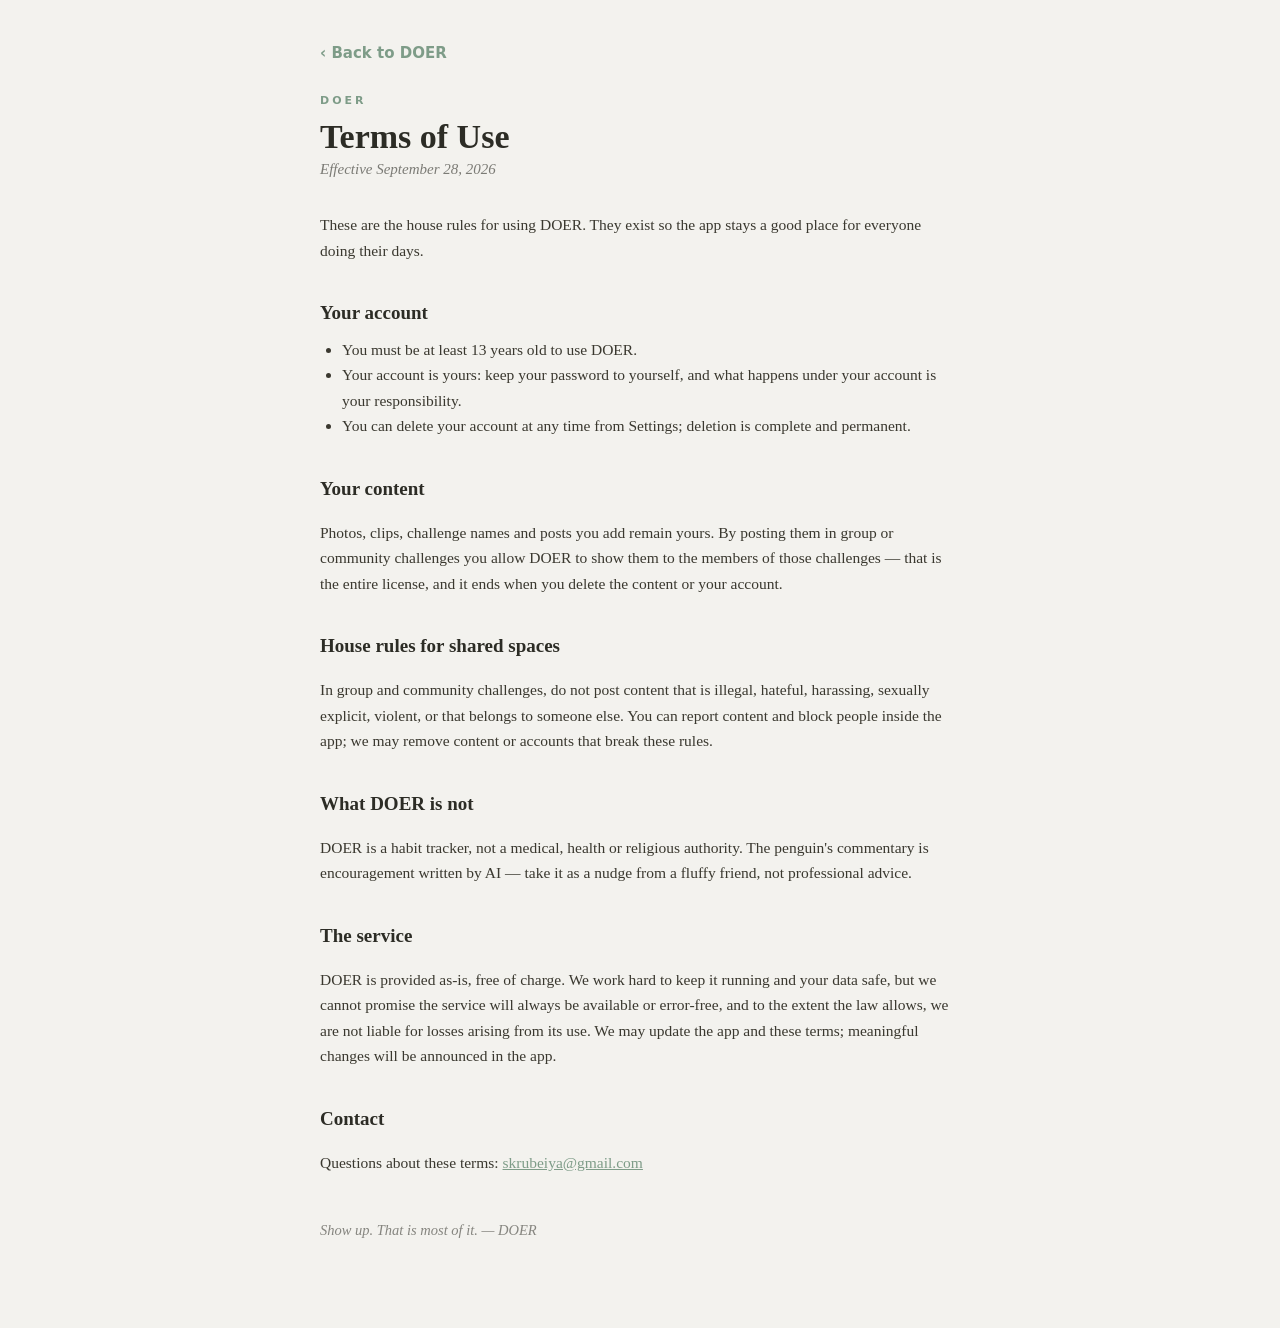
<file: terms.html>
<!DOCTYPE html>
<html lang="en">
<head>
<meta charset="utf-8">
<meta name="viewport" content="width=device-width, initial-scale=1">
<title>DOER — Terms of Use</title>
<style>
  body{margin:0;background:#F3F2EE;color:#2c2c25;font-family:Georgia,'Times New Roman',serif;line-height:1.65;}
  .page{max-width:640px;margin:0 auto;padding:40px 22px 70px;}
  .cap{font-size:11px;letter-spacing:3px;color:#7E9C88;text-transform:uppercase;font-family:-apple-system,system-ui,sans-serif;font-weight:700;}
  h1{font-size:34px;font-weight:600;margin:8px 0 2px;line-height:1.1;}
  .date{font-style:italic;color:rgba(44,44,37,0.6);margin:0 0 30px;font-size:15px;}
  h2{font-size:19px;font-weight:600;margin:34px 0 8px;}
  p,li{font-size:15.5px;color:#3a382f;}
  ul{padding-left:22px;margin:8px 0;}
  a{color:#7E9C88;}
  .foot{margin-top:44px;font-style:italic;color:rgba(44,44,37,0.55);font-size:14.5px;}
</style>
</head>
<body>
<div class="page">
  <a href="./" onclick="if(history.length>1){history.back();return false;}" style="display:inline-flex;align-items:center;gap:6px;text-decoration:none;color:#7E9C88;font-family:-apple-system,system-ui,sans-serif;font-size:15px;font-weight:600;margin-bottom:26px;">&#8249; Back to DOER</a>
  <div class="cap">DOER</div>
  <h1>Terms of Use</h1>
  <p class="date">Effective September 28, 2026</p>

  <p>These are the house rules for using DOER. They exist so the app stays a good place for everyone doing their days.</p>

  <h2>Your account</h2>
  <ul>
    <li>You must be at least 13 years old to use DOER.</li>
    <li>Your account is yours: keep your password to yourself, and what happens under your account is your responsibility.</li>
    <li>You can delete your account at any time from Settings; deletion is complete and permanent.</li>
  </ul>

  <h2>Your content</h2>
  <p>Photos, clips, challenge names and posts you add remain yours. By posting them in group or community challenges you allow DOER to show them to the members of those challenges &mdash; that is the entire license, and it ends when you delete the content or your account.</p>

  <h2>House rules for shared spaces</h2>
  <p>In group and community challenges, do not post content that is illegal, hateful, harassing, sexually explicit, violent, or that belongs to someone else. You can report content and block people inside the app; we may remove content or accounts that break these rules.</p>

  <h2>What DOER is not</h2>
  <p>DOER is a habit tracker, not a medical, health or religious authority. The penguin's commentary is encouragement written by AI &mdash; take it as a nudge from a fluffy friend, not professional advice.</p>

  <h2>The service</h2>
  <p>DOER is provided as-is, free of charge. We work hard to keep it running and your data safe, but we cannot promise the service will always be available or error-free, and to the extent the law allows, we are not liable for losses arising from its use. We may update the app and these terms; meaningful changes will be announced in the app.</p>

  <h2>Contact</h2>
  <p>Questions about these terms: <a href="mailto:skrubeiya@gmail.com">skrubeiya@gmail.com</a></p>

  <p class="foot">Show up. That is most of it. &mdash; DOER</p>
</div>
</body>
</html>
</file>
